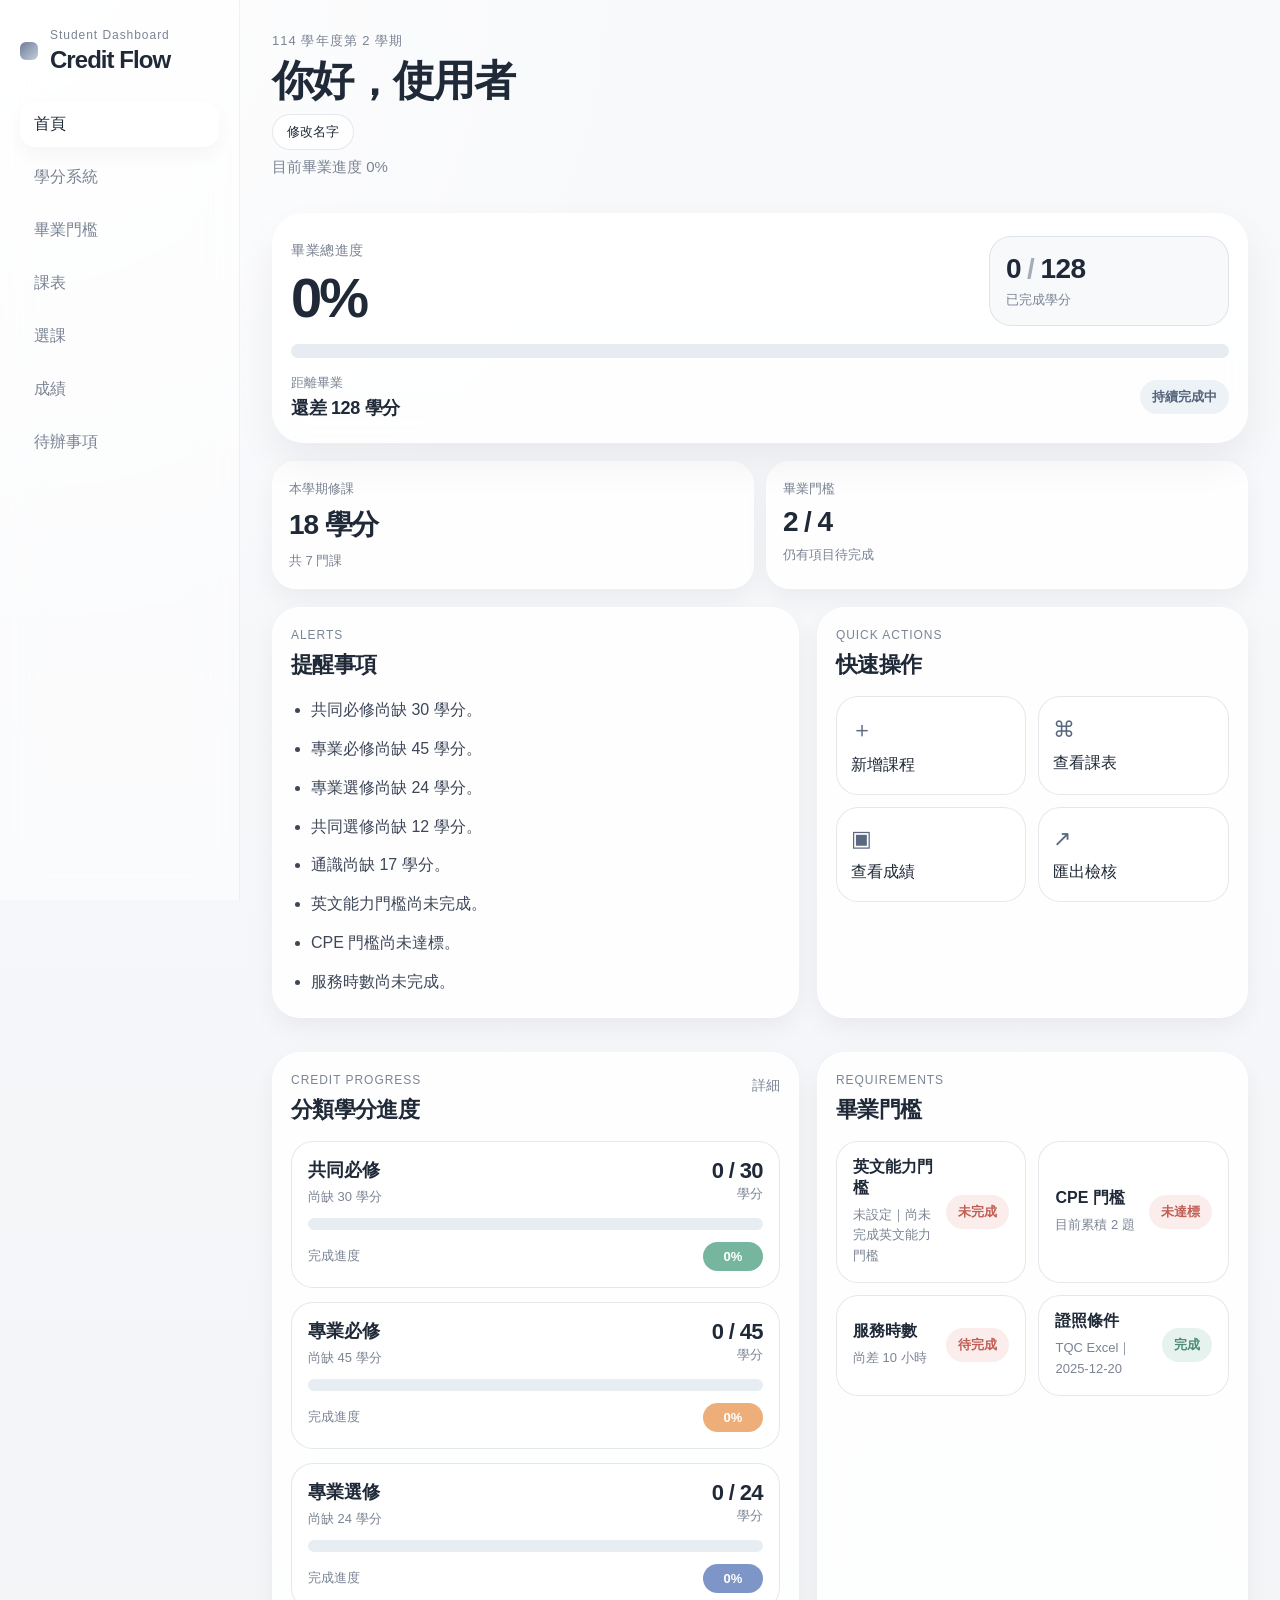
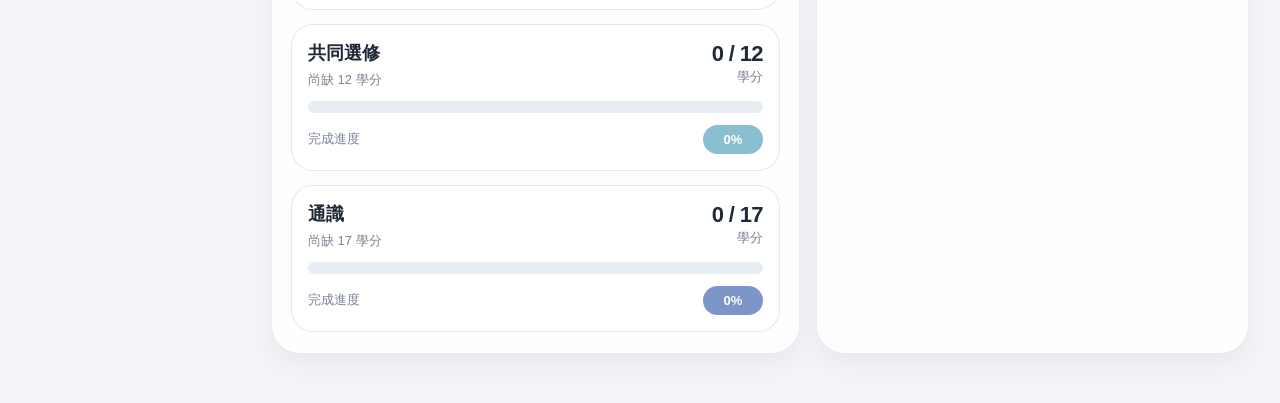
<file: index.html>
<!DOCTYPE html>
<html lang="zh-Hant">
<head>
  <meta charset="UTF-8" />
  <meta name="viewport" content="width=device-width, initial-scale=1.0" />
  <title>學分儀表板 v3</title>
  <link rel="stylesheet" href="style.css" />
</head>
<body>
  <div class="app-layout">
    <!-- Desktop Sidebar -->
    <aside class="sidebar">
      <div class="sidebar-brand">
        <div class="sidebar-brand__dot"></div>
        <div>
          <p class="sidebar-brand__sub">Student Dashboard</p>
          <h2>Credit Flow</h2>
        </div>
      </div>

     <nav class="sidebar-nav">
        <a href="index.html" class="active">首頁</a>
        <a href="credits.html">學分系統</a>
        <a href="requirement.html">畢業門檻</a>
        <a href="schedule.html">課表</a>
        <a href="course-selection.html">選課</a>
        <a href="grades.html">成績</a>
        <a href="todo.html">待辦事項</a>
</nav>
    </aside>

    <!-- Main -->
    <main class="main">
      <header class="mobile-header">
        <div>
          <p class="term-text">114 學年度第 2 學期</p>
          <h1 id="userNameDisplay">你好，使用者</h1>

<div class="name-edit">
  <button id="editNameBtn" class="edit-btn">修改名字</button>

  <div id="nameEditBox" class="name-edit-box hidden">
    <input id="nameInput" placeholder="輸入你的名字" />
    <button id="saveNameBtn">儲存</button>
  </div>
</div>
          <p class="sub-text">目前畢業進度 <span id="overallPercentText">67%</span></p>
        </div>
        
      </header>

      <!-- Hero -->
      <section class="hero-card">
        <div class="hero-top">
          <div>
            <p class="hero-label">畢業總進度</p>
            <div class="hero-percent" id="overallPercent">67%</div>
          </div>

          <div class="hero-credit-box">
            <div class="hero-credit-number">
              <span id="earnedCredits">86</span>
              <span class="slash">/</span>
              <span id="totalCredits">128</span>
            </div>
            <p>已完成學分</p>
          </div>
        </div>

        <div class="hero-progress">
          <div class="hero-progress__fill" id="overallProgressBar"></div>
        </div>

        <div class="hero-bottom">
          <div class="hero-bottom__left">
            <span class="muted">距離畢業</span>
            <strong>還差 <span id="remainingCredits">42</span> 學分</strong>
          </div>
          <span class="soft-pill">持續完成中</span>
        </div>
      </section>

      <!-- Quick summary -->
      <section class="summary-grid">
        <article class="summary-card">
          <p>本學期修課</p>
          <h3>18 學分</h3>
          <span>共 7 門課</span>
        </article>

        <article class="summary-card">
          <p>畢業門檻</p>
          <h3>2 / 4</h3>
          <span>仍有項目待完成</span>
        </article>
      </section>

      <!-- Credits -->
      <section class="section-block">
        <div class="section-head">
          <div>
            <p class="section-tag">Credit Progress</p>
            <h2>分類學分進度</h2>
          </div>
          <a href="#">詳細</a>
        </div>

        <div class="credit-list" id="creditList"></div>
      </section>

      <!-- Requirements -->
      <section class="section-block">
        <div class="section-head">
          <div>
            <p class="section-tag">Requirements</p>
            <h2>畢業門檻</h2>
          </div>
        </div>

        <div class="requirement-grid" id="requirementGrid"></div>
      </section>

      <!-- Alerts -->
      <section class="section-block">
        <div class="section-head">
          <div>
            <p class="section-tag">Alerts</p>
            <h2>提醒事項</h2>
          </div>
        </div>

        

        <ul class="alert-list" id="alertList"></ul>
      </section>

      <!-- Actions -->
      <section class="section-block">
        <div class="section-head">
          <div>
            <p class="section-tag">Quick Actions</p>
            <h2>快速操作</h2>
          </div>
        </div>

        <div class="action-grid">
          <button class="action-card">
            <span class="action-icon">＋</span>
            <span>新增課程</span>
          </button>
          <button class="action-card">
            <span class="action-icon">⌘</span>
            <span>查看課表</span>
          </button>
          <button class="action-card">
            <span class="action-icon">▣</span>
            <span>查看成績</span>
          </button>
          <button class="action-card">
            <span class="action-icon">↗</span>
            <span>匯出檢核</span>
          </button>
        </div>
      </section>

      
      <!-- Desktop split extra -->
 
      <!-- Mobile nav -->

      <!-- Mobile menu -->
      <button type="button" class="fab-menu-btn" id="fabMenuBtn" aria-label="開啟選單" aria-expanded="false">
        <span></span>
        <span></span>
        <span></span>
      </button>

      <div class="menu-backdrop" id="menuBackdrop"></div>

      <nav class="iphone-menu" id="iphoneMenu">
        <a href="index.html">首頁</a>
        <a href="credits.html">學分系統</a>
        <a href="requirement.html">畢業門檻</a>
        <a href="schedule.html">課表</a>
        <a href="course-selection.html">選課</a>
        <a href="grades.html">成績</a>
        <a href="todo.html">待辦事項</a>
      </nav>
    </main>
  </div>

  <script src="app.js"></script>
</body>
</html>
</file>
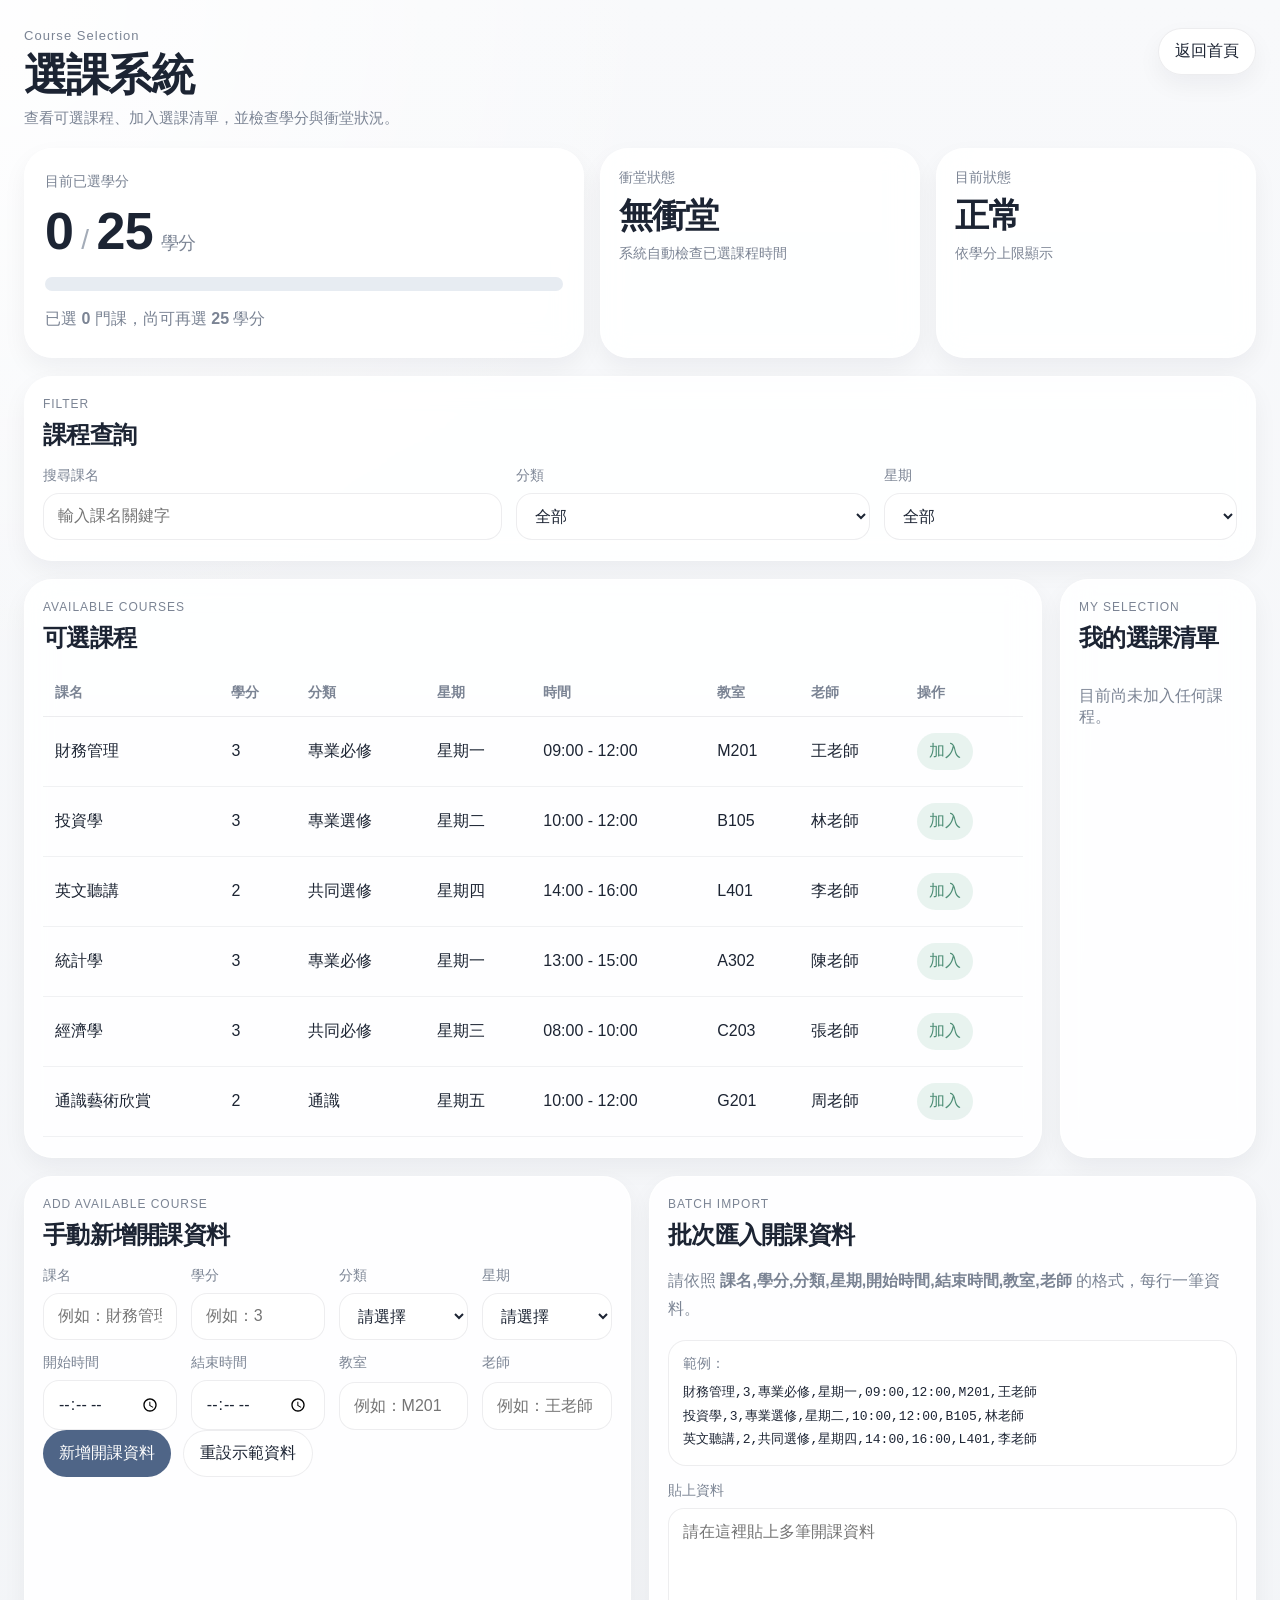
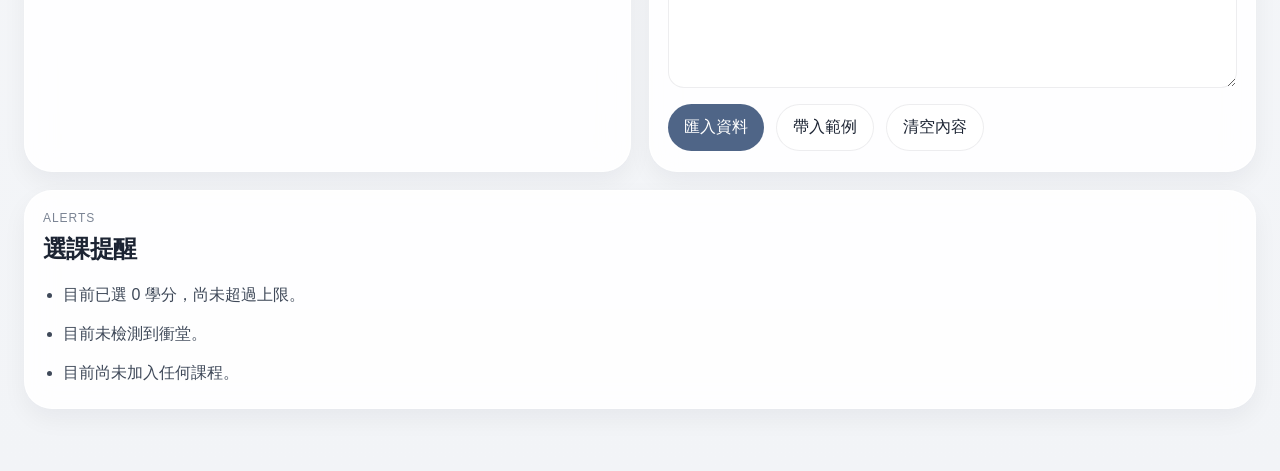
<file: course-selection.html>
<!DOCTYPE html>
<html lang="zh-Hant">
<head>
  <meta charset="UTF-8" />
  <meta name="viewport" content="width=device-width, initial-scale=1.0" />
  <title>選課</title>
  <link rel="stylesheet" href="course-selection.css" />
</head>
<body>
  <div class="page">
    <header class="topbar">
      <div>
        <p class="eyebrow">Course Selection</p>
        <h1>選課系統</h1>
        <p class="subtitle">查看可選課程、加入選課清單，並檢查學分與衝堂狀況。</p>
      </div>
      <a class="back-btn" href="index.html">返回首頁</a>
    </header>

    <section class="overview-grid">
      <article class="card overview-card overview-card--main">
        <p class="card-label">目前已選學分</p>
        <div class="big-number-row">
          <span id="selectedCredits">0</span>
          <span class="slash">/</span>
          <span id="maxCredits">25</span>
          <span class="unit">學分</span>
        </div>
        <div class="progress">
          <div class="progress__fill progress__fill--dark" id="creditProgressBar"></div>
        </div>
        <p class="hint">已選 <strong id="selectedCount">0</strong> 門課，尚可再選 <strong id="remainingCredits">25</strong> 學分</p>
      </article>

      <article class="card overview-card">
        <p class="card-label">衝堂狀態</p>
        <h2 id="conflictStatus">無衝堂</h2>
        <p class="small-text">系統自動檢查已選課程時間</p>
      </article>

      <article class="card overview-card">
        <p class="card-label">目前狀態</p>
        <h2 id="creditStatus">正常</h2>
        <p class="small-text">依學分上限顯示</p>
      </article>
    </section>

    <section class="card section-card">
      <div class="section-head">
        <div>
          <p class="section-tag">Filter</p>
          <h2>課程查詢</h2>
        </div>
      </div>

      <div class="filters">
        <label class="field">
          <span>搜尋課名</span>
          <input type="text" id="searchInput" placeholder="輸入課名關鍵字" />
        </label>

        <label class="field">
          <span>分類</span>
          <select id="categoryFilter">
            <option value="全部">全部</option>
            <option value="共同必修">共同必修</option>
            <option value="專業必修">專業必修</option>
            <option value="專業選修">專業選修</option>
            <option value="共同選修">共同選修</option>
            <option value="通識">通識</option>
          </select>
        </label>

        <label class="field">
          <span>星期</span>
          <select id="dayFilter">
            <option value="全部">全部</option>
            <option value="星期一">星期一</option>
            <option value="星期二">星期二</option>
            <option value="星期三">星期三</option>
            <option value="星期四">星期四</option>
            <option value="星期五">星期五</option>
          </select>
        </label>
      </div>
    </section>

    <section class="content-grid">
      <section class="card section-card">
        <div class="section-head">
          <div>
            <p class="section-tag">Available Courses</p>
            <h2>可選課程</h2>
          </div>
        </div>

        <div class="table-wrap">
          <table>
            <thead>
              <tr>
                <th>課名</th>
                <th>學分</th>
                <th>分類</th>
                <th>星期</th>
                <th>時間</th>
                <th>教室</th>
                <th>老師</th>
                <th>操作</th>
              </tr>
            </thead>
            <tbody id="availableTableBody"></tbody>
          </table>
        </div>

        <p class="empty-text" id="availableEmpty">目前沒有符合條件的課程。</p>
      </section>

      <section class="card section-card">
        <div class="section-head">
          <div>
            <p class="section-tag">My Selection</p>
            <h2>我的選課清單</h2>
          </div>
        </div>

        <div class="selected-list" id="selectedList"></div>
        <p class="empty-text" id="selectedEmpty">目前尚未加入任何課程。</p>
      </section>
    </section>

    <section class="content-grid">
      <section class="card section-card">
        <div class="section-head">
          <div>
            <p class="section-tag">Add Available Course</p>
            <h2>手動新增開課資料</h2>
          </div>
        </div>

        <form id="addCourseForm" class="course-form">
          <div class="form-grid">
            <label class="field">
              <span>課名</span>
              <input type="text" id="courseNameInput" placeholder="例如：財務管理" required />
            </label>

            <label class="field">
              <span>學分</span>
              <input type="number" id="creditsInput" min="1" step="1" placeholder="例如：3" required />
            </label>

            <label class="field">
              <span>分類</span>
              <select id="categoryInput" required>
                <option value="">請選擇</option>
                <option value="共同必修">共同必修</option>
                <option value="專業必修">專業必修</option>
                <option value="專業選修">專業選修</option>
                <option value="共同選修">共同選修</option>
                <option value="通識">通識</option>
              </select>
            </label>

            <label class="field">
              <span>星期</span>
              <select id="dayInput" required>
                <option value="">請選擇</option>
                <option value="星期一">星期一</option>
                <option value="星期二">星期二</option>
                <option value="星期三">星期三</option>
                <option value="星期四">星期四</option>
                <option value="星期五">星期五</option>
              </select>
            </label>

            <label class="field">
              <span>開始時間</span>
              <input type="time" id="startTimeInput" required />
            </label>

            <label class="field">
              <span>結束時間</span>
              <input type="time" id="endTimeInput" required />
            </label>

            <label class="field">
              <span>教室</span>
              <input type="text" id="roomInput" placeholder="例如：M201" required />
            </label>

            <label class="field">
              <span>老師</span>
              <input type="text" id="teacherInput" placeholder="例如：王老師" required />
            </label>
          </div>

          <div class="form-actions">
            <button type="submit" class="primary-btn">新增開課資料</button>
            <button type="button" class="ghost-btn" id="resetAvailableBtn">重設示範資料</button>
          </div>
        </form>
      </section>

      <section class="card section-card">
        <div class="section-head">
          <div>
            <p class="section-tag">Batch Import</p>
            <h2>批次匯入開課資料</h2>
          </div>
        </div>

        <div class="import-box">
          <p class="import-hint">
            請依照
            <strong>課名,學分,分類,星期,開始時間,結束時間,教室,老師</strong>
            的格式，每行一筆資料。
          </p>

          <div class="import-example">
            <p>範例：</p>
            <pre>財務管理,3,專業必修,星期一,09:00,12:00,M201,王老師
投資學,3,專業選修,星期二,10:00,12:00,B105,林老師
英文聽講,2,共同選修,星期四,14:00,16:00,L401,李老師</pre>
          </div>

          <label class="field">
            <span>貼上資料</span>
            <textarea id="batchImportInput" rows="8" placeholder="請在這裡貼上多筆開課資料"></textarea>
          </label>

          <div class="form-actions">
            <button type="button" class="primary-btn" id="importBtn">匯入資料</button>
            <button type="button" class="ghost-btn" id="fillExampleBtn">帶入範例</button>
            <button type="button" class="ghost-btn" id="clearImportBtn">清空內容</button>
          </div>
        </div>
      </section>
    </section>

    <section class="card section-card">
      <div class="section-head">
        <div>
          <p class="section-tag">Alerts</p>
          <h2>選課提醒</h2>
        </div>
      </div>

      <ul class="alert-list" id="alertList"></ul>
    </section>
  </div>

  <script src="course-selection.js"></script>
</body>
</html>
</file>
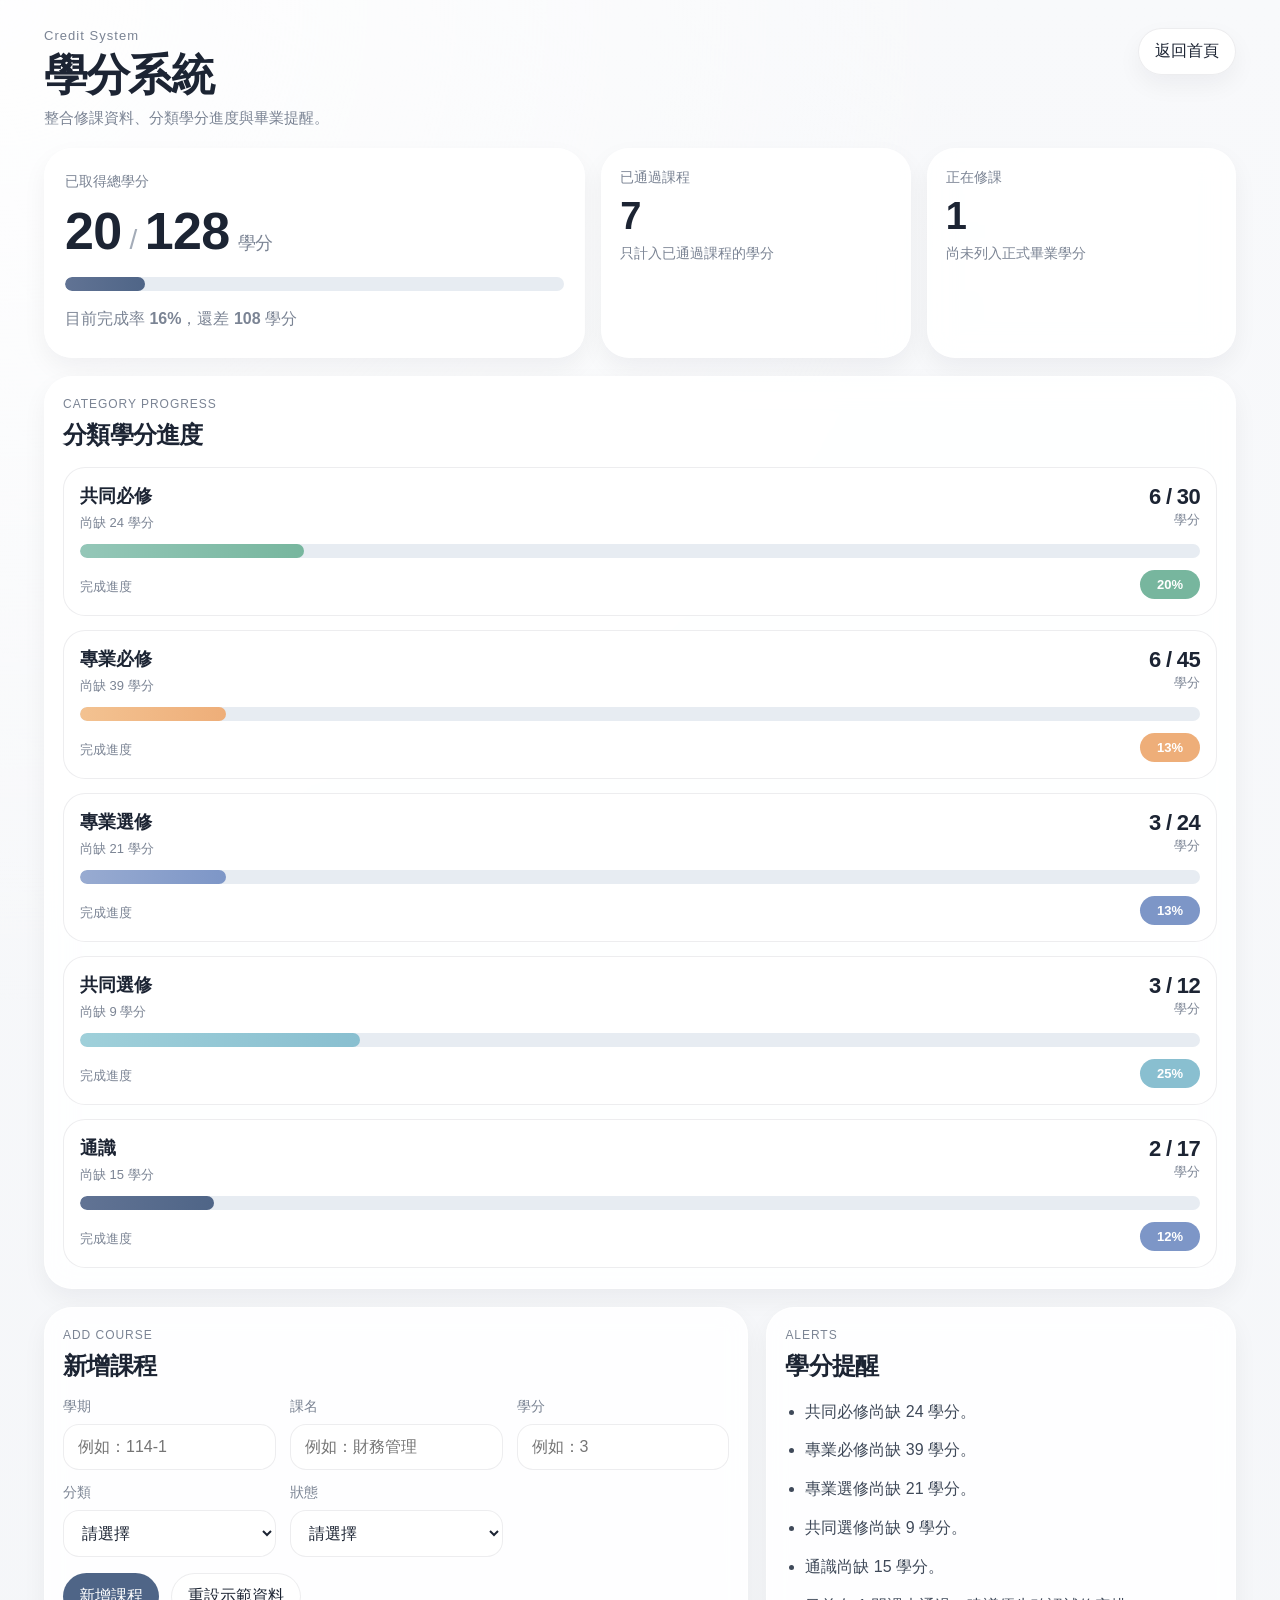
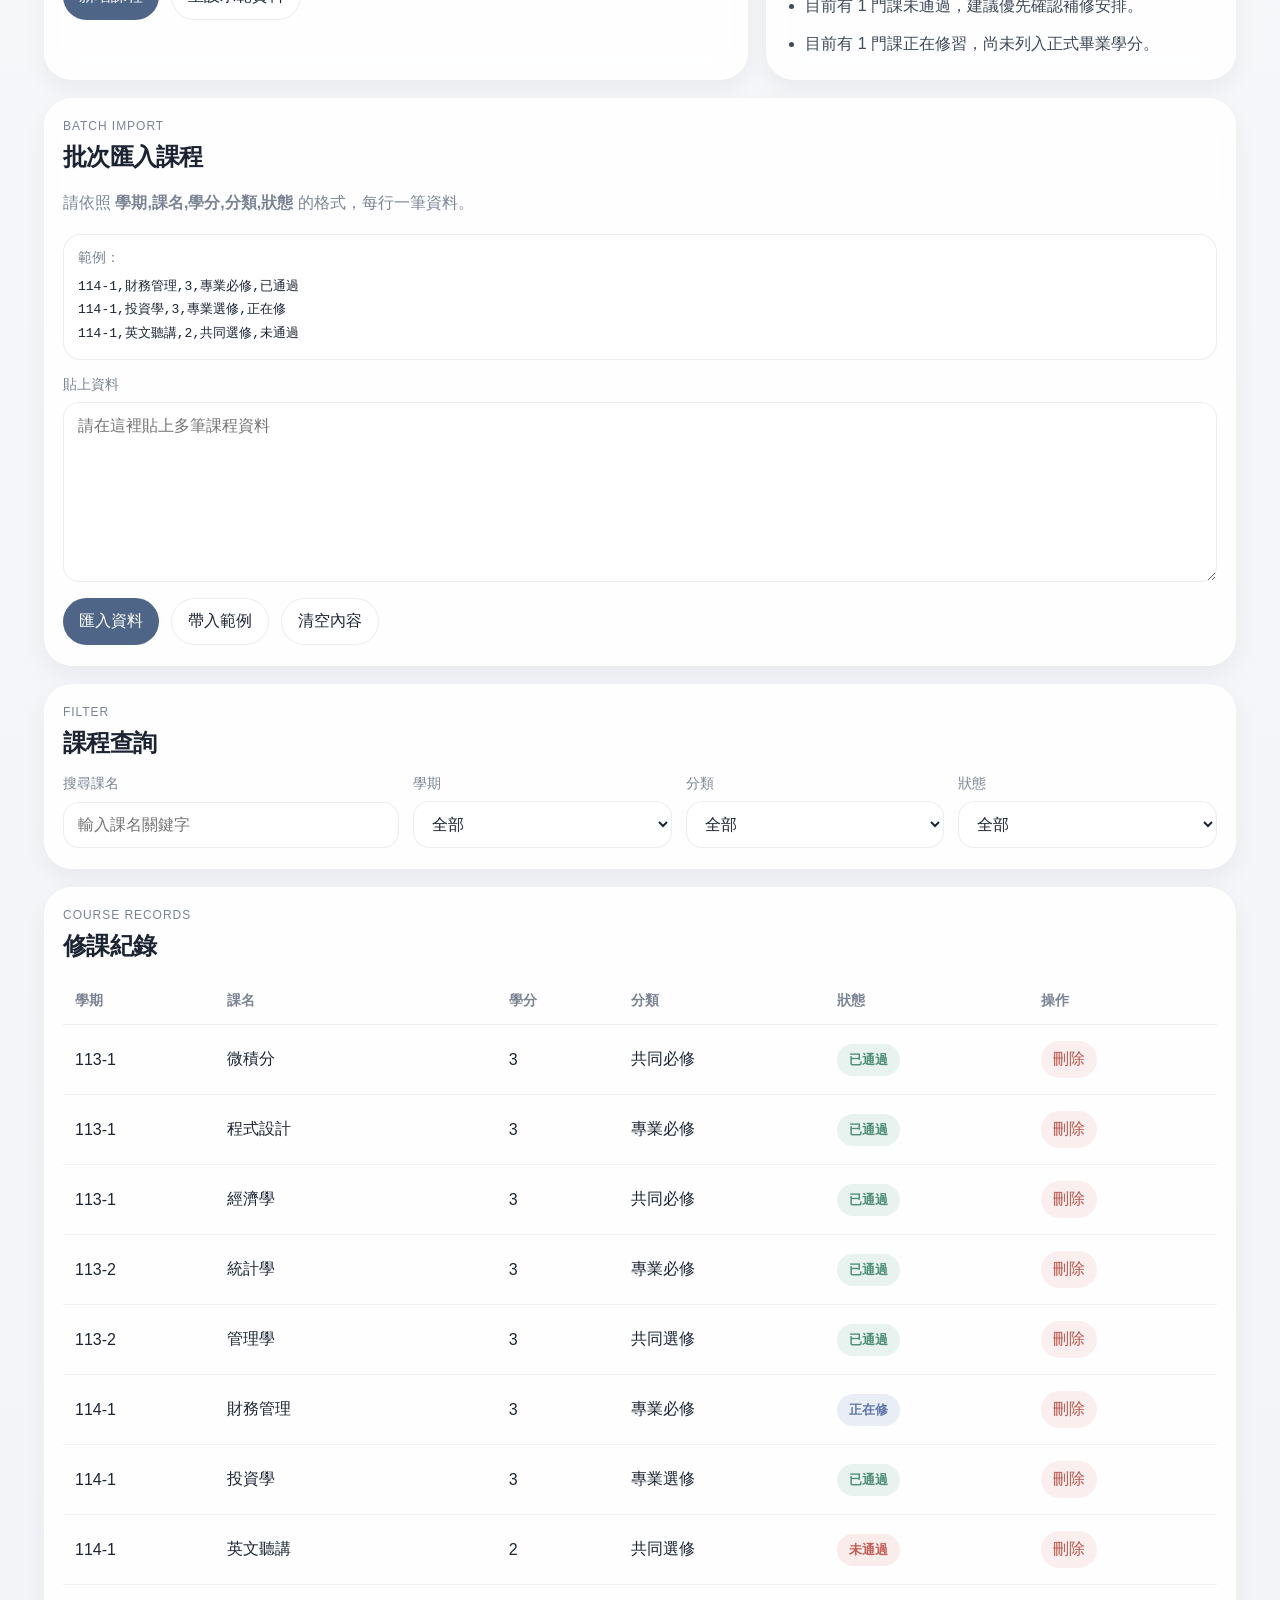
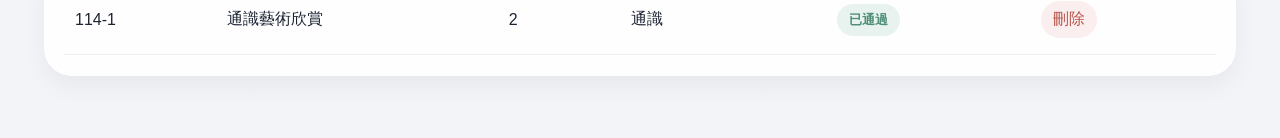
<file: credits.html>
<!DOCTYPE html>
<html lang="zh-Hant">
<head>
  <meta charset="UTF-8" />
  <meta name="viewport" content="width=device-width, initial-scale=1.0" />
  <title>學分系統</title>
  <link rel="stylesheet" href="credits.css" />
</head>
<body>
  <div class="page">
    <header class="topbar">
      <div>
        <p class="eyebrow">Credit System</p>
        <h1>學分系統</h1>
        <p class="subtitle">整合修課資料、分類學分進度與畢業提醒。</p>
      </div>
      <a class="back-btn" href="index.html">返回首頁</a>
    </header>

    <!-- 總覽 -->
    <section class="overview-grid">
      <article class="card overview-card overview-card--main">
        <p class="card-label">已取得總學分</p>
        <div class="big-number-row">
          <span id="earnedCredits">0</span>
          <span class="slash">/</span>
          <span id="requiredCredits">128</span>
          <span class="unit">學分</span>
        </div>
        <div class="progress">
          <div class="progress__fill progress__fill--dark" id="overallProgressBar"></div>
        </div>
        <p class="hint">目前完成率 <strong id="overallPercent">0%</strong>，還差 <strong id="remainingCredits">128</strong> 學分</p>
      </article>

      <article class="card overview-card">
        <p class="card-label">已通過課程</p>
        <h2 id="passedCourseCount">0</h2>
        <p class="small-text">只計入已通過課程的學分</p>
      </article>

      <article class="card overview-card">
        <p class="card-label">正在修課</p>
        <h2 id="ongoingCourseCount">0</h2>
        <p class="small-text">尚未列入正式畢業學分</p>
      </article>
    </section>

    <!-- 分類進度 -->
    <section class="card section-card">
      <div class="section-head">
        <div>
          <p class="section-tag">Category Progress</p>
          <h2>分類學分進度</h2>
        </div>
      </div>
      <div class="category-list" id="categoryList"></div>
    </section>

    <!-- 中間兩欄 -->
    <section class="content-grid">
      <!-- 左側：新增課程 -->
      <section class="card section-card">
        <div class="section-head">
          <div>
            <p class="section-tag">Add Course</p>
            <h2>新增課程</h2>
          </div>
        </div>

        <form id="courseForm" class="course-form">
          <div class="form-grid">
            <label class="field">
              <span>學期</span>
              <input type="text" id="semester" placeholder="例如：114-1" required />
            </label>

            <label class="field">
              <span>課名</span>
              <input type="text" id="courseName" placeholder="例如：財務管理" required />
            </label>

            <label class="field">
              <span>學分</span>
              <input type="number" id="credits" min="0" step="1" placeholder="例如：3" required />
            </label>

            <label class="field">
              <span>分類</span>
              <select id="category" required>
                <option value="">請選擇</option>
                <option value="共同必修">共同必修</option>
                <option value="專業必修">專業必修</option>
                <option value="專業選修">專業選修</option>
                <option value="共同選修">共同選修</option>
                <option value="通識">通識</option>
              </select>
            </label>

            <label class="field">
              <span>狀態</span>
              <select id="status" required>
                <option value="">請選擇</option>
                <option value="已通過">已通過</option>
                <option value="正在修">正在修</option>
                <option value="未通過">未通過</option>
              </select>
            </label>
          </div>

          <div class="form-actions">
            <button type="submit" class="primary-btn">新增課程</button>
            <button type="button" class="ghost-btn" id="resetDemoBtn">重設示範資料</button>
          </div>
        </form>
      </section>

      

      <!-- 右側：提醒 -->
      <section class="card section-card">
        <div class="section-head">
          <div>
            <p class="section-tag">Alerts</p>
            <h2>學分提醒</h2>
          </div>
        </div>

        <ul class="alert-list" id="alertList"></ul>
      </section>
    </section>

    <section class="card section-card">
  <div class="section-head">
    <div>
      <p class="section-tag">Batch Import</p>
      <h2>批次匯入課程</h2>
    </div>
  </div>

  <div class="import-box">
    <p class="import-hint">
      請依照
      <strong>學期,課名,學分,分類,狀態</strong>
      的格式，每行一筆資料。
    </p>

    <div class="import-example">
      <p>範例：</p>
      <pre>114-1,財務管理,3,專業必修,已通過
114-1,投資學,3,專業選修,正在修
114-1,英文聽講,2,共同選修,未通過</pre>
    </div>

    <label class="field">
      <span>貼上資料</span>
      <textarea
        id="batchImportInput"
        rows="8"
        placeholder="請在這裡貼上多筆課程資料"
      ></textarea>
    </label>

    <div class="form-actions">
      <button type="button" class="primary-btn" id="importBtn">匯入資料</button>
      <button type="button" class="ghost-btn" id="fillExampleBtn">帶入範例</button>
      <button type="button" class="ghost-btn" id="clearImportBtn">清空內容</button>
    </div>
  </div>
</section>

    <!-- 查詢篩選 -->
    <section class="card section-card">
      <div class="section-head">
        <div>
          <p class="section-tag">Filter</p>
          <h2>課程查詢</h2>
        </div>
      </div>

      <div class="filters">
        <label class="field">
          <span>搜尋課名</span>
          <input type="text" id="searchInput" placeholder="輸入課名關鍵字" />
        </label>

        <label class="field">
          <span>學期</span>
          <select id="semesterFilter">
            <option value="全部">全部</option>
          </select>
        </label>

        <label class="field">
          <span>分類</span>
          <select id="categoryFilter">
            <option value="全部">全部</option>
            <option value="共同必修">共同必修</option>
            <option value="專業必修">專業必修</option>
            <option value="專業選修">專業選修</option>
            <option value="共同選修">共同選修</option>
            <option value="通識">通識</option>
          </select>
        </label>

        <label class="field">
          <span>狀態</span>
          <select id="statusFilter">
            <option value="全部">全部</option>
            <option value="已通過">已通過</option>
            <option value="正在修">正在修</option>
            <option value="未通過">未通過</option>
          </select>
        </label>
      </div>
    </section>

    <!-- 課程表格 -->
    <section class="card section-card">
      <div class="section-head">
        <div>
          <p class="section-tag">Course Records</p>
          <h2>修課紀錄</h2>
        </div>
      </div>

      <div class="table-wrap">
        <table>
          <thead>
            <tr>
              <th>學期</th>
              <th>課名</th>
              <th>學分</th>
              <th>分類</th>
              <th>狀態</th>
              <th>操作</th>
            </tr>
          </thead>
          <tbody id="courseTableBody"></tbody>
        </table>
      </div>

      <p class="empty-text" id="emptyText">目前沒有符合條件的課程資料。</p>
    </section>
  </div>

  <script src="credits.js"></script>
</body>
</html>
</file>
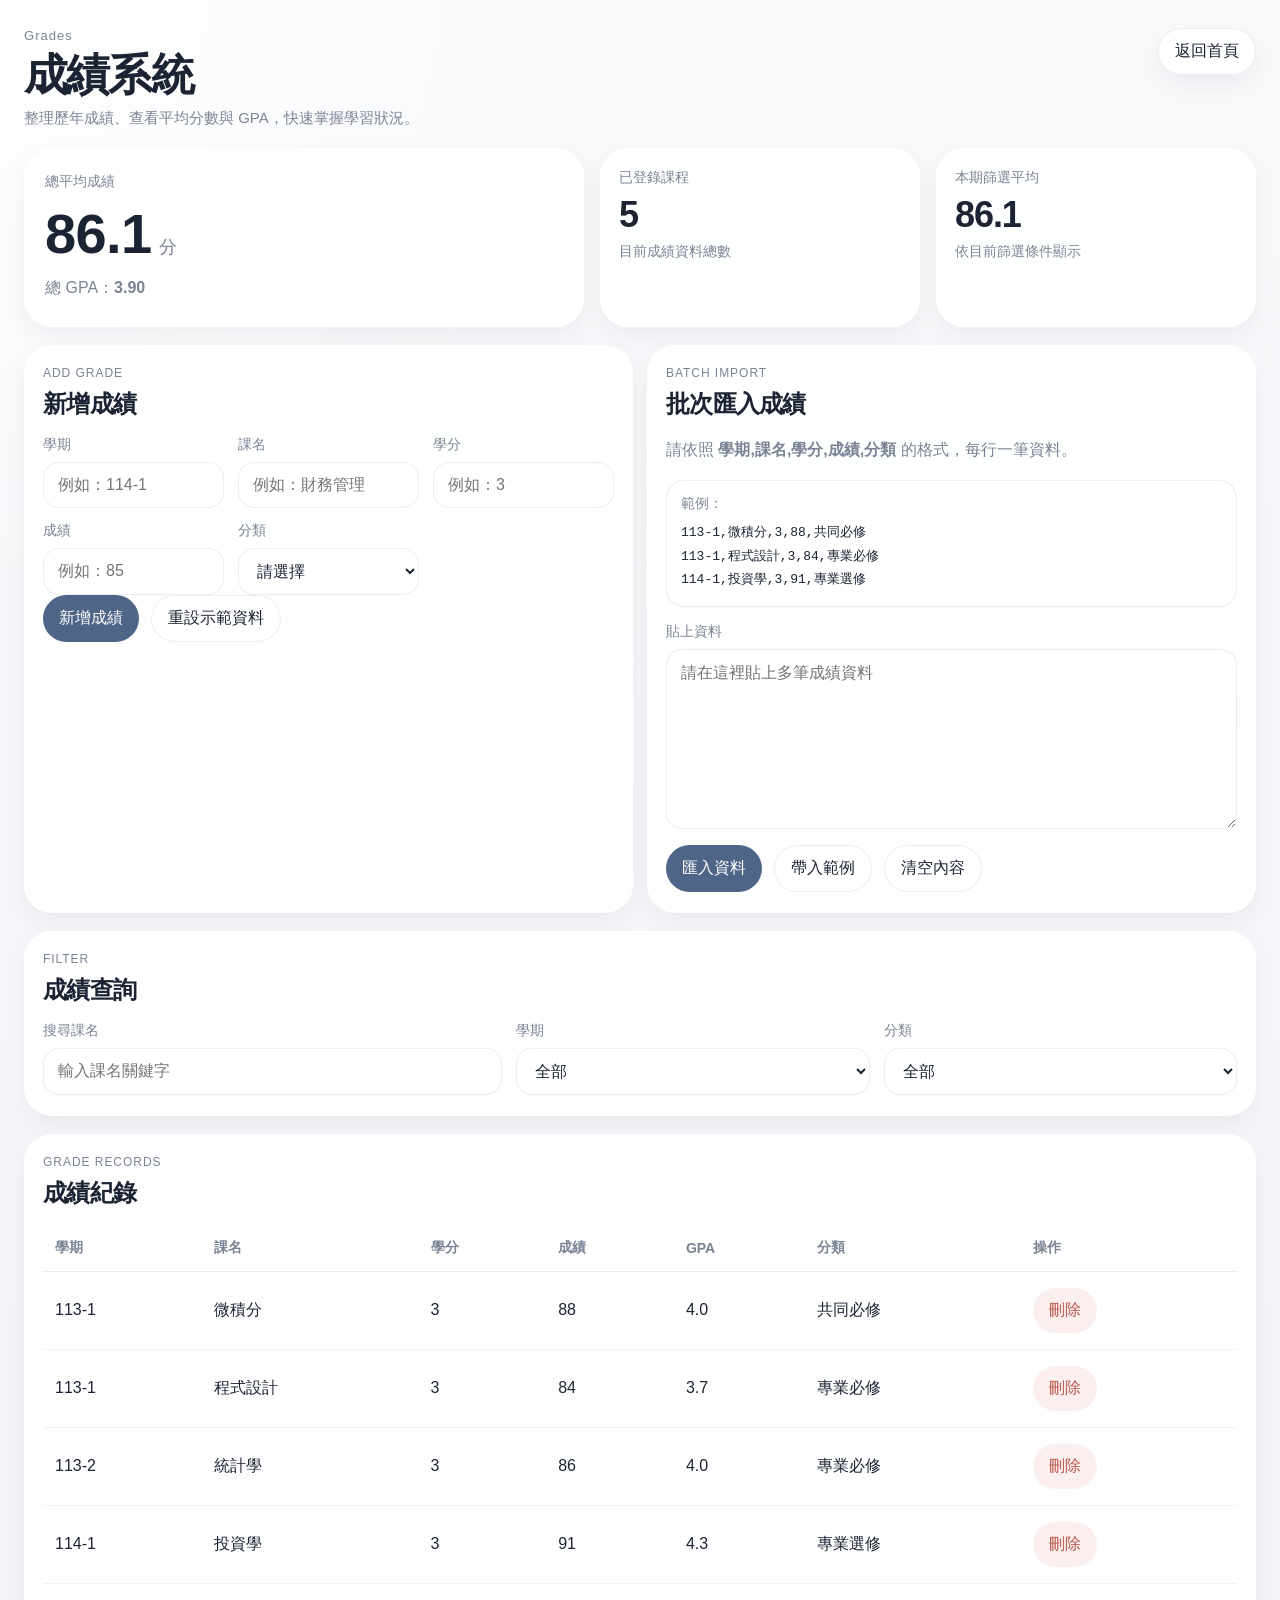
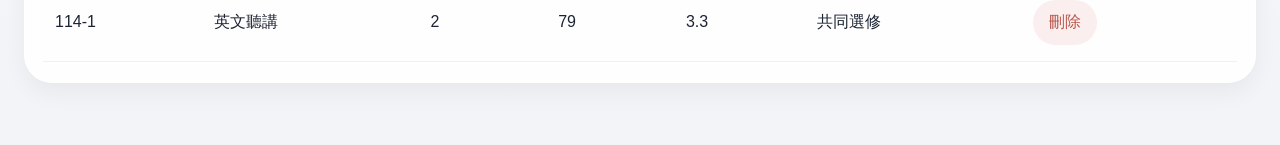
<file: grades.html>
<!DOCTYPE html>
<html lang="zh-Hant">
<head>
  <meta charset="UTF-8" />
  <meta name="viewport" content="width=device-width, initial-scale=1.0" />
  <title>成績</title>
  <link rel="stylesheet" href="grades.css" />
</head>
<body>
  <div class="page">
    <header class="topbar">
      <div>
        <p class="eyebrow">Grades</p>
        <h1>成績系統</h1>
        <p class="subtitle">整理歷年成績、查看平均分數與 GPA，快速掌握學習狀況。</p>
      </div>
      <a class="back-btn" href="index.html">返回首頁</a>
    </header>

    <section class="overview-grid">
      <article class="card overview-card overview-card--main">
        <p class="card-label">總平均成績</p>
        <div class="big-number-row">
          <span id="overallAverage">0.0</span>
          <span class="unit">分</span>
        </div>
        <p class="hint">總 GPA：<strong id="overallGPA">0.00</strong></p>
      </article>

      <article class="card overview-card">
        <p class="card-label">已登錄課程</p>
        <h2 id="courseCount">0</h2>
        <p class="small-text">目前成績資料總數</p>
      </article>

      <article class="card overview-card">
        <p class="card-label">本期篩選平均</p>
        <h2 id="filteredAverage">0.0</h2>
        <p class="small-text">依目前篩選條件顯示</p>
      </article>
    </section>

    <section class="content-grid">
      <section class="card section-card">
        <div class="section-head">
          <div>
            <p class="section-tag">Add Grade</p>
            <h2>新增成績</h2>
          </div>
        </div>

        <form id="gradeForm" class="grade-form">
          <div class="form-grid">
            <label class="field">
              <span>學期</span>
              <input type="text" id="semesterInput" placeholder="例如：114-1" required />
            </label>

            <label class="field">
              <span>課名</span>
              <input type="text" id="courseNameInput" placeholder="例如：財務管理" required />
            </label>

            <label class="field">
              <span>學分</span>
              <input type="number" id="creditsInput" min="1" step="1" placeholder="例如：3" required />
            </label>

            <label class="field">
              <span>成績</span>
              <input type="number" id="scoreInput" min="0" max="100" step="1" placeholder="例如：85" required />
            </label>

            <label class="field">
              <span>分類</span>
              <select id="categoryInput" required>
                <option value="">請選擇</option>
                <option value="共同必修">共同必修</option>
                <option value="專業必修">專業必修</option>
                <option value="專業選修">專業選修</option>
                <option value="共同選修">共同選修</option>
                <option value="通識">通識</option>
              </select>
            </label>
          </div>

          <div class="form-actions">
            <button type="submit" class="primary-btn">新增成績</button>
            <button type="button" class="ghost-btn" id="resetDemoBtn">重設示範資料</button>
          </div>
        </form>
      </section>

      <section class="card section-card">
        <div class="section-head">
          <div>
            <p class="section-tag">Batch Import</p>
            <h2>批次匯入成績</h2>
          </div>
        </div>

        <div class="import-box">
          <p class="import-hint">
            請依照
            <strong>學期,課名,學分,成績,分類</strong>
            的格式，每行一筆資料。
          </p>

          <div class="import-example">
            <p>範例：</p>
            <pre>113-1,微積分,3,88,共同必修
113-1,程式設計,3,84,專業必修
114-1,投資學,3,91,專業選修</pre>
          </div>

          <label class="field">
            <span>貼上資料</span>
            <textarea id="batchImportInput" rows="8" placeholder="請在這裡貼上多筆成績資料"></textarea>
          </label>

          <div class="form-actions">
            <button type="button" class="primary-btn" id="importBtn">匯入資料</button>
            <button type="button" class="ghost-btn" id="fillExampleBtn">帶入範例</button>
            <button type="button" class="ghost-btn" id="clearImportBtn">清空內容</button>
          </div>
        </div>
      </section>
    </section>

    <section class="card section-card">
      <div class="section-head">
        <div>
          <p class="section-tag">Filter</p>
          <h2>成績查詢</h2>
        </div>
      </div>

      <div class="filters">
        <label class="field">
          <span>搜尋課名</span>
          <input type="text" id="searchInput" placeholder="輸入課名關鍵字" />
        </label>

        <label class="field">
          <span>學期</span>
          <select id="semesterFilter">
            <option value="全部">全部</option>
          </select>
        </label>

        <label class="field">
          <span>分類</span>
          <select id="categoryFilter">
            <option value="全部">全部</option>
            <option value="共同必修">共同必修</option>
            <option value="專業必修">專業必修</option>
            <option value="專業選修">專業選修</option>
            <option value="共同選修">共同選修</option>
            <option value="通識">通識</option>
          </select>
        </label>
      </div>
    </section>

    <section class="card section-card">
      <div class="section-head">
        <div>
          <p class="section-tag">Grade Records</p>
          <h2>成績紀錄</h2>
        </div>
      </div>

      <div class="table-wrap">
        <table>
          <thead>
            <tr>
              <th>學期</th>
              <th>課名</th>
              <th>學分</th>
              <th>成績</th>
              <th>GPA</th>
              <th>分類</th>
              <th>操作</th>
            </tr>
          </thead>
          <tbody id="gradeTableBody"></tbody>
        </table>
      </div>

      <p class="empty-text" id="emptyText">目前沒有符合條件的成績資料。</p>
    </section>
  </div>

  <script src="grades.js"></script>
</body>
</html>
</file>
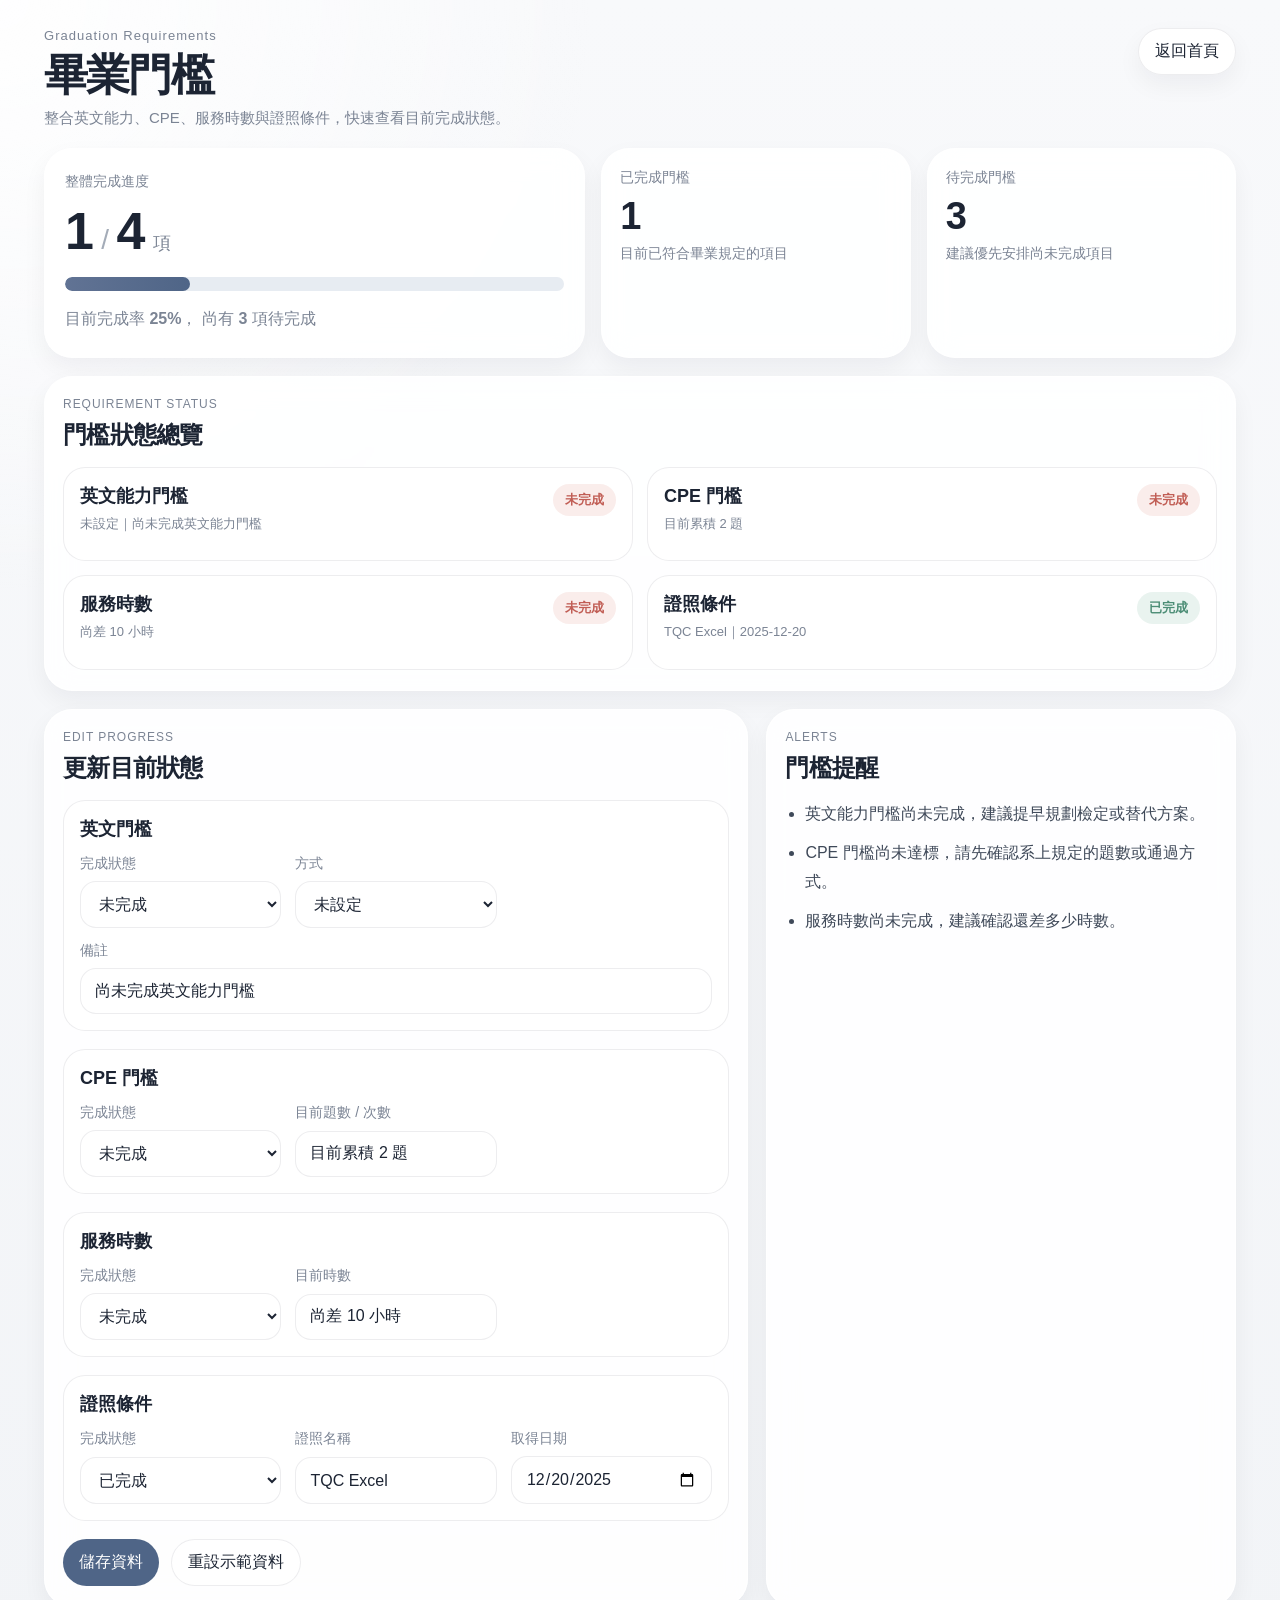
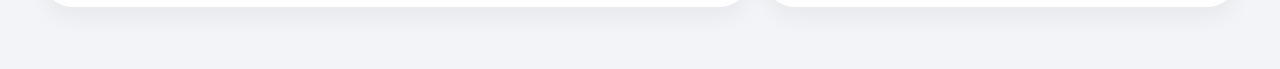
<file: requirement.html>
<!DOCTYPE html>
<html lang="zh-Hant">
<head>
  <meta charset="UTF-8" />
  <meta name="viewport" content="width=device-width, initial-scale=1.0" />
  <title>畢業門檻</title>
  <link rel="stylesheet" href="requirement.css" />
</head>
<body>
  <div class="page">
    <header class="topbar">
      <div>
        <p class="eyebrow">Graduation Requirements</p>
        <h1>畢業門檻</h1>
        <p class="subtitle">整合英文能力、CPE、服務時數與證照條件，快速查看目前完成狀態。</p>
      </div>
      <a class="back-btn" href="index.html">返回首頁</a>
    </header>

    <!-- 總覽 -->
    <section class="overview-grid">
      <article class="card overview-card overview-card--main">
        <p class="card-label">整體完成進度</p>
        <div class="big-number-row">
          <span id="doneCount">0</span>
          <span class="slash">/</span>
          <span id="totalCount">4</span>
          <span class="unit">項</span>
        </div>

        <div class="progress">
          <div class="progress__fill progress__fill--dark" id="overallProgressBar"></div>
        </div>

        <p class="hint">
          目前完成率 <strong id="overallPercent">0%</strong>，
          尚有 <strong id="remainingCount">4</strong> 項待完成
        </p>
      </article>

      <article class="card overview-card">
        <p class="card-label">已完成門檻</p>
        <h2 id="doneCountSmall">0</h2>
        <p class="small-text">目前已符合畢業規定的項目</p>
      </article>

      <article class="card overview-card">
        <p class="card-label">待完成門檻</p>
        <h2 id="pendingCountSmall">4</h2>
        <p class="small-text">建議優先安排尚未完成項目</p>
      </article>
    </section>

    <!-- 門檻狀態 -->
    <section class="card section-card">
      <div class="section-head">
        <div>
          <p class="section-tag">Requirement Status</p>
          <h2>門檻狀態總覽</h2>
        </div>
      </div>

      <div class="status-grid" id="statusGrid"></div>
    </section>

    <!-- 編輯區 -->
    <section class="content-grid">
      <section class="card section-card">
        <div class="section-head">
          <div>
            <p class="section-tag">Edit Progress</p>
            <h2>更新目前狀態</h2>
          </div>
        </div>

        <form id="requirementForm" class="requirement-form">
          <div class="form-block">
            <h3>英文門檻</h3>
            <div class="form-grid">
              <label class="field">
                <span>完成狀態</span>
                <select id="englishDone">
                  <option value="false">未完成</option>
                  <option value="true">已完成</option>
                </select>
              </label>

              <label class="field">
                <span>方式</span>
                <select id="englishMethod">
                  <option value="未設定">未設定</option>
                  <option value="TOEIC">TOEIC</option>
                  <option value="GEPT">GEPT</option>
                  <option value="校內測驗">校內測驗</option>
                  <option value="修課替代">修課替代</option>
                  <option value="其他">其他</option>
                </select>
              </label>

              <label class="field field--full">
                <span>備註</span>
                <input type="text" id="englishNote" placeholder="例如：TOEIC 785 分" />
              </label>
            </div>
          </div>

          <div class="form-block">
            <h3>CPE 門檻</h3>
            <div class="form-grid">
              <label class="field">
                <span>完成狀態</span>
                <select id="cpeDone">
                  <option value="false">未完成</option>
                  <option value="true">已完成</option>
                </select>
              </label>

              <label class="field">
                <span>目前題數 / 次數</span>
                <input type="text" id="cpeNote" placeholder="例如：累積 2 題" />
              </label>
            </div>
          </div>

          <div class="form-block">
            <h3>服務時數</h3>
            <div class="form-grid">
              <label class="field">
                <span>完成狀態</span>
                <select id="hoursDone">
                  <option value="false">未完成</option>
                  <option value="true">已完成</option>
                </select>
              </label>

              <label class="field">
                <span>目前時數</span>
                <input type="text" id="hoursNote" placeholder="例如：尚差 10 小時" />
              </label>
            </div>
          </div>

          <div class="form-block">
            <h3>證照條件</h3>
            <div class="form-grid">
              <label class="field">
                <span>完成狀態</span>
                <select id="licenseDone">
                  <option value="false">未完成</option>
                  <option value="true">已完成</option>
                </select>
              </label>

              <label class="field">
                <span>證照名稱</span>
                <input type="text" id="licenseName" placeholder="例如：TQC Excel" />
              </label>

              <label class="field">
                <span>取得日期</span>
                <input type="date" id="licenseDate" />
              </label>
            </div>
          </div>

          <div class="form-actions">
            <button type="submit" class="primary-btn">儲存資料</button>
            <button type="button" class="ghost-btn" id="resetBtn">重設示範資料</button>
          </div>
        </form>
      </section>

      <section class="card section-card">
        <div class="section-head">
          <div>
            <p class="section-tag">Alerts</p>
            <h2>門檻提醒</h2>
          </div>
        </div>

        <ul class="alert-list" id="alertList"></ul>
      </section>
    </section>
  </div>

  <script src="requirement.js"></script>
</body>
</html>
</file>
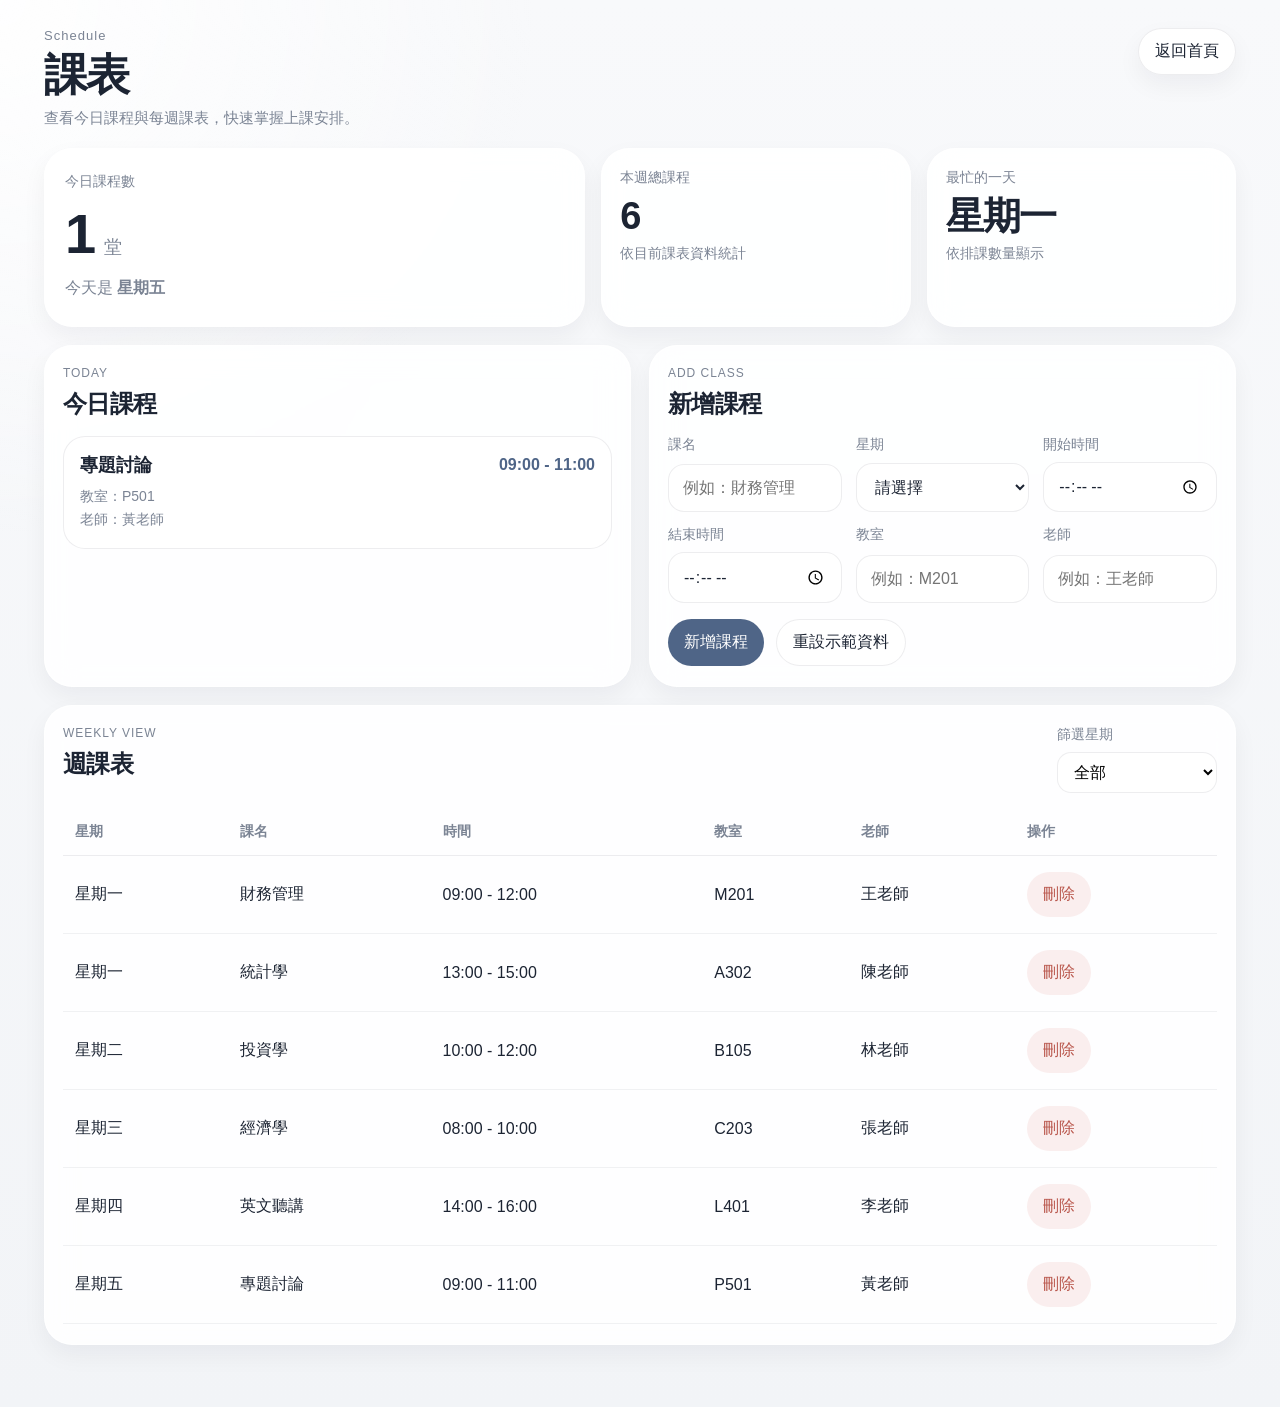
<file: schedule.html>
<!DOCTYPE html>
<html lang="zh-Hant">
<head>
  <meta charset="UTF-8" />
  <meta name="viewport" content="width=device-width, initial-scale=1.0" />
  <title>課表</title>
  <link rel="stylesheet" href="schedule.css" />
</head>
<body>
  <div class="page">
    <header class="topbar">
      <div>
        <p class="eyebrow">Schedule</p>
        <h1>課表</h1>
        <p class="subtitle">查看今日課程與每週課表，快速掌握上課安排。</p>
      </div>
      <a class="back-btn" href="index.html">返回首頁</a>
    </header>

    <section class="overview-grid">
      <article class="card overview-card overview-card--main">
        <p class="card-label">今日課程數</p>
        <div class="big-number-row">
          <span id="todayCount">0</span>
          <span class="unit">堂</span>
        </div>
        <p class="hint">今天是 <strong id="todayLabel">星期一</strong></p>
      </article>

      <article class="card overview-card">
        <p class="card-label">本週總課程</p>
        <h2 id="weekCount">0</h2>
        <p class="small-text">依目前課表資料統計</p>
      </article>

      <article class="card overview-card">
        <p class="card-label">最忙的一天</p>
        <h2 id="busiestDay">-</h2>
        <p class="small-text">依排課數量顯示</p>
      </article>
    </section>

    <section class="content-grid">
      <section class="card section-card">
        <div class="section-head">
          <div>
            <p class="section-tag">Today</p>
            <h2>今日課程</h2>
          </div>
        </div>
        <div class="today-list" id="todayList"></div>
        <p class="empty-text" id="todayEmpty">今天沒有安排課程。</p>
      </section>

      <section class="card section-card">
        <div class="section-head">
          <div>
            <p class="section-tag">Add Class</p>
            <h2>新增課程</h2>
          </div>
        </div>

        <form id="classForm" class="class-form">
          <div class="form-grid">
            <label class="field">
              <span>課名</span>
              <input type="text" id="courseName" placeholder="例如：財務管理" required />
            </label>

            <label class="field">
              <span>星期</span>
              <select id="day" required>
                <option value="">請選擇</option>
                <option value="星期一">星期一</option>
                <option value="星期二">星期二</option>
                <option value="星期三">星期三</option>
                <option value="星期四">星期四</option>
                <option value="星期五">星期五</option>
              </select>
            </label>

            <label class="field">
              <span>開始時間</span>
              <input type="time" id="startTime" required />
            </label>

            <label class="field">
              <span>結束時間</span>
              <input type="time" id="endTime" required />
            </label>

            <label class="field">
              <span>教室</span>
              <input type="text" id="room" placeholder="例如：M201" required />
            </label>

            <label class="field">
              <span>老師</span>
              <input type="text" id="teacher" placeholder="例如：王老師" required />
            </label>
          </div>

          <div class="form-actions">
            <button type="submit" class="primary-btn">新增課程</button>
            <button type="button" class="ghost-btn" id="resetBtn">重設示範資料</button>
          </div>
        </form>
      </section>
    </section>

    <section class="card section-card">
      <div class="section-head">
        <div>
          <p class="section-tag">Weekly View</p>
          <h2>週課表</h2>
        </div>

        <label class="mini-filter">
          <span>篩選星期</span>
          <select id="dayFilter">
            <option value="全部">全部</option>
            <option value="星期一">星期一</option>
            <option value="星期二">星期二</option>
            <option value="星期三">星期三</option>
            <option value="星期四">星期四</option>
            <option value="星期五">星期五</option>
          </select>
        </label>
      </div>

      <div class="table-wrap">
        <table>
          <thead>
            <tr>
              <th>星期</th>
              <th>課名</th>
              <th>時間</th>
              <th>教室</th>
              <th>老師</th>
              <th>操作</th>
            </tr>
          </thead>
          <tbody id="scheduleTableBody"></tbody>
        </table>
      </div>

      <p class="empty-text" id="tableEmpty">目前沒有符合條件的課表資料。</p>
    </section>
  </div>

  <script src="schedule.js"></script>
</body>
</html>
</file>
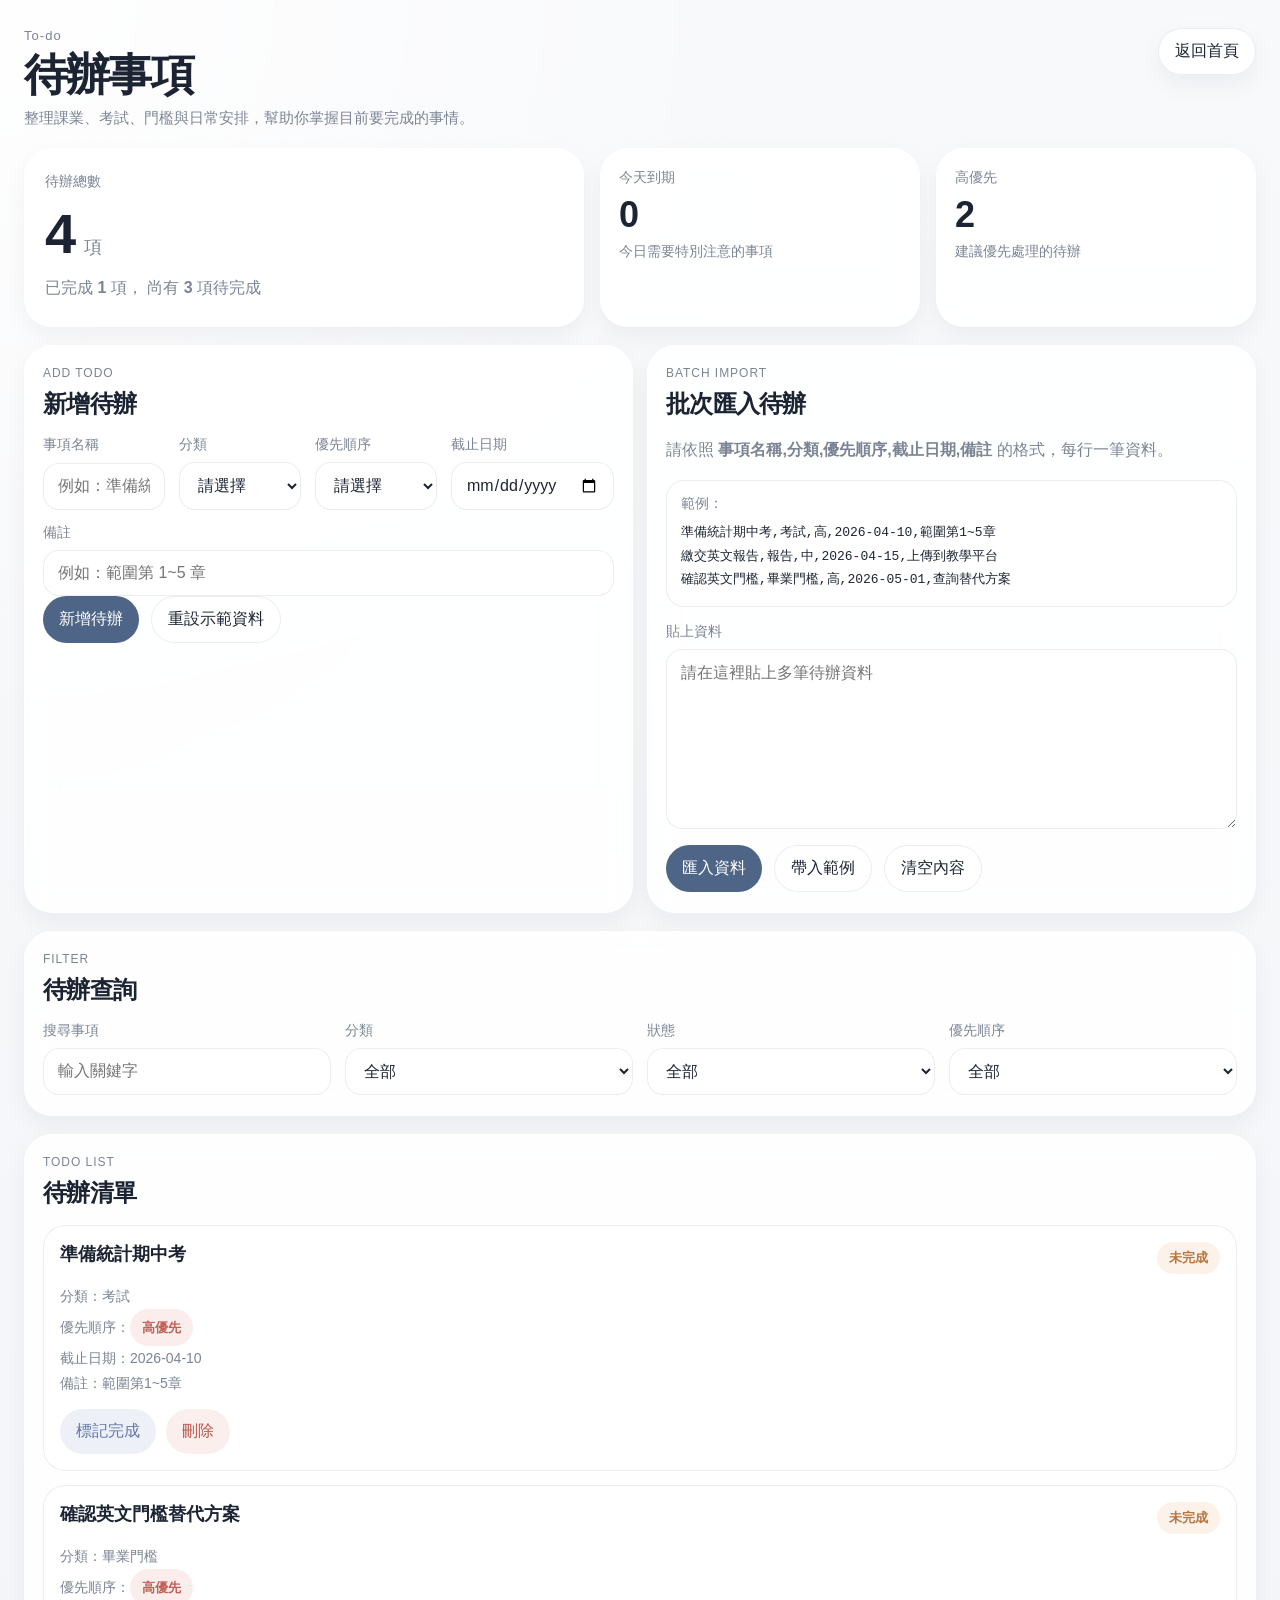
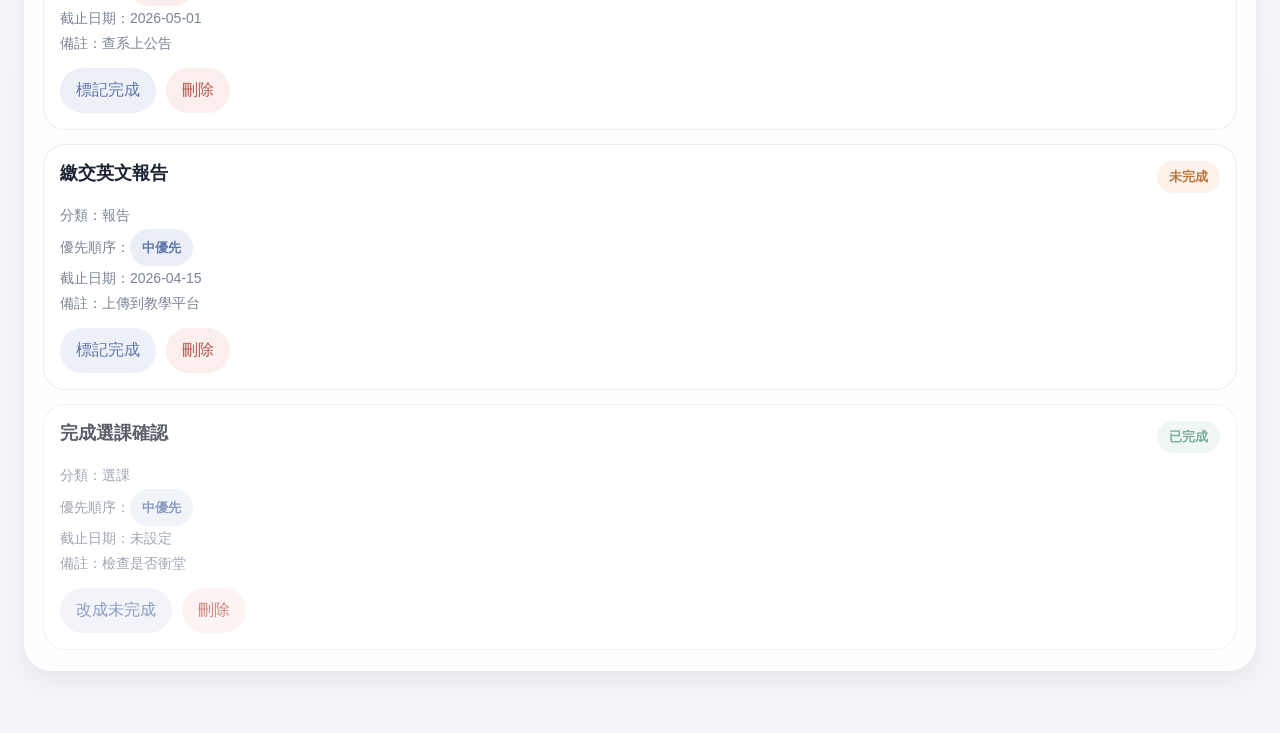
<file: todo.html>
<!DOCTYPE html>
<html lang="zh-Hant">
<head>
  <meta charset="UTF-8" />
  <meta name="viewport" content="width=device-width, initial-scale=1.0" />
  <title>待辦事項</title>
  <link rel="stylesheet" href="todo.css" />
</head>
<body>
  <div class="page">
    <header class="topbar">
      <div>
        <p class="eyebrow">To-do</p>
        <h1>待辦事項</h1>
        <p class="subtitle">整理課業、考試、門檻與日常安排，幫助你掌握目前要完成的事情。</p>
      </div>
      <a class="back-btn" href="index.html">返回首頁</a>
    </header>

    <section class="overview-grid">
      <article class="card overview-card overview-card--main">
        <p class="card-label">待辦總數</p>
        <div class="big-number-row">
          <span id="totalTodoCount">0</span>
          <span class="unit">項</span>
        </div>
        <p class="hint">
          已完成 <strong id="doneTodoCount">0</strong> 項，
          尚有 <strong id="pendingTodoCount">0</strong> 項待完成
        </p>
      </article>

      <article class="card overview-card">
        <p class="card-label">今天到期</p>
        <h2 id="todayDueCount">0</h2>
        <p class="small-text">今日需要特別注意的事項</p>
      </article>

      <article class="card overview-card">
        <p class="card-label">高優先</p>
        <h2 id="highPriorityCount">0</h2>
        <p class="small-text">建議優先處理的待辦</p>
      </article>
    </section>

    <section class="content-grid">
      <section class="card section-card">
        <div class="section-head">
          <div>
            <p class="section-tag">Add Todo</p>
            <h2>新增待辦</h2>
          </div>
        </div>

        <form id="todoForm" class="todo-form">
          <div class="form-grid">
            <label class="field">
              <span>事項名稱</span>
              <input type="text" id="titleInput" placeholder="例如：準備統計期中考" required />
            </label>

            <label class="field">
              <span>分類</span>
              <select id="categoryInput" required>
                <option value="">請選擇</option>
                <option value="課業">課業</option>
                <option value="考試">考試</option>
                <option value="報告">報告</option>
                <option value="畢業門檻">畢業門檻</option>
                <option value="選課">選課</option>
                <option value="其他">其他</option>
              </select>
            </label>

            <label class="field">
              <span>優先順序</span>
              <select id="priorityInput" required>
                <option value="">請選擇</option>
                <option value="高">高</option>
                <option value="中">中</option>
                <option value="低">低</option>
              </select>
            </label>

            <label class="field">
              <span>截止日期</span>
              <input type="date" id="dueDateInput" />
            </label>

            <label class="field field--full">
              <span>備註</span>
              <input type="text" id="noteInput" placeholder="例如：範圍第 1~5 章" />
            </label>
          </div>

          <div class="form-actions">
            <button type="submit" class="primary-btn">新增待辦</button>
            <button type="button" class="ghost-btn" id="resetDemoBtn">重設示範資料</button>
          </div>
        </form>
      </section>

      <section class="card section-card">
        <div class="section-head">
          <div>
            <p class="section-tag">Batch Import</p>
            <h2>批次匯入待辦</h2>
          </div>
        </div>

        <div class="import-box">
          <p class="import-hint">
            請依照
            <strong>事項名稱,分類,優先順序,截止日期,備註</strong>
            的格式，每行一筆資料。
          </p>

          <div class="import-example">
            <p>範例：</p>
            <pre>準備統計期中考,考試,高,2026-04-10,範圍第1~5章
繳交英文報告,報告,中,2026-04-15,上傳到教學平台
確認英文門檻,畢業門檻,高,2026-05-01,查詢替代方案</pre>
          </div>

          <label class="field">
            <span>貼上資料</span>
            <textarea id="batchImportInput" rows="8" placeholder="請在這裡貼上多筆待辦資料"></textarea>
          </label>

          <div class="form-actions">
            <button type="button" class="primary-btn" id="importBtn">匯入資料</button>
            <button type="button" class="ghost-btn" id="fillExampleBtn">帶入範例</button>
            <button type="button" class="ghost-btn" id="clearImportBtn">清空內容</button>
          </div>
        </div>
      </section>
    </section>

    <section class="card section-card">
      <div class="section-head">
        <div>
          <p class="section-tag">Filter</p>
          <h2>待辦查詢</h2>
        </div>
      </div>

      <div class="filters">
        <label class="field">
          <span>搜尋事項</span>
          <input type="text" id="searchInput" placeholder="輸入關鍵字" />
        </label>

        <label class="field">
          <span>分類</span>
          <select id="categoryFilter">
            <option value="全部">全部</option>
            <option value="課業">課業</option>
            <option value="考試">考試</option>
            <option value="報告">報告</option>
            <option value="畢業門檻">畢業門檻</option>
            <option value="選課">選課</option>
            <option value="其他">其他</option>
          </select>
        </label>

        <label class="field">
          <span>狀態</span>
          <select id="statusFilter">
            <option value="全部">全部</option>
            <option value="未完成">未完成</option>
            <option value="已完成">已完成</option>
          </select>
        </label>

        <label class="field">
          <span>優先順序</span>
          <select id="priorityFilter">
            <option value="全部">全部</option>
            <option value="高">高</option>
            <option value="中">中</option>
            <option value="低">低</option>
          </select>
        </label>
      </div>
    </section>

    <section class="card section-card">
      <div class="section-head">
        <div>
          <p class="section-tag">Todo List</p>
          <h2>待辦清單</h2>
        </div>
      </div>

      <div class="todo-list" id="todoList"></div>
      <p class="empty-text" id="emptyText">目前沒有符合條件的待辦事項。</p>
    </section>
  </div>

  <script src="todo.js"></script>
</body>
</html>
</file>
<file: style.css>
:root {
  --bg: #f4f5f7;
  --surface: #ffffff;
  --surface-soft: #f8f9fb;
  --text: #1c2433;
  --muted: #7b8494;
  --line: rgba(28, 36, 51, 0.08);

  --primary: #4f6587;
  --green: #77b69e;
  --orange: #eeae79;
  --blue: #7d96c7;
  --cyan: #89bfd0;
  --red: #dc7d73;

  --radius-2xl: 30px;
  --radius-xl: 24px;
  --radius-lg: 20px;
  --radius-md: 16px;

  --shadow-lg: 0 20px 40px rgba(18, 24, 38, 0.06);
  --shadow-md: 0 10px 24px rgba(18, 24, 38, 0.05);
}

* {
  box-sizing: border-box;
}

html,
body {
  margin: 0;
  padding: 0;
  font-family: "Noto Sans TC", "PingFang TC", "Microsoft JhengHei", sans-serif;
  background:
    radial-gradient(circle at top left, rgba(255, 255, 255, 0.92), transparent 28%),
    linear-gradient(180deg, #f8f9fb 0%, #f2f4f7 100%);
  color: var(--text);
}

body {
  min-height: 100vh;
}

button,
a {
  font: inherit;
  color: inherit;
}

button {
  border: none;
  background: none;
  cursor: pointer;
}

a {
  text-decoration: none;
}

.app-layout {
  min-height: 100vh;
}

.sidebar {
  display: none;
}

.main {
  max-width: 1220px;
  margin: 0 auto;
  padding: 20px 16px 140px;
}

.mobile-header {
  display: flex;
  justify-content: space-between;
  align-items: flex-start;
  gap: 16px;
  margin-bottom: 18px;
}

.term-text {
  margin: 0 0 8px;
  font-size: 13px;
  color: var(--muted);
  letter-spacing: 0.08em;
}

.mobile-header h1 {
  margin: 0;
  font-size: 34px;
  line-height: 1.1;
  letter-spacing: -0.04em;
}

.sub-text {
  margin: 8px 0 0;
  color: var(--muted);
  font-size: 15px;
}

.circle-btn {
  width: 42px;
  height: 42px;
  border-radius: 50%;
  background: rgba(255, 255, 255, 0.78);
  border: 1px solid var(--line);
  box-shadow: var(--shadow-md);
  color: #55647c;
  font-size: 22px;
  line-height: 1;
}

.hero-card {
  background: linear-gradient(180deg, rgba(255,255,255,0.94), rgba(255,255,255,0.84));
  border: 1px solid rgba(255,255,255,0.88);
  box-shadow: var(--shadow-lg);
  border-radius: 32px;
  padding: 22px 18px;
  margin-bottom: 16px;
  backdrop-filter: blur(16px);
}

.hero-top {
  display: grid;
  gap: 16px;
  margin-bottom: 18px;
}

.hero-label {
  margin: 0 0 10px;
  color: var(--muted);
  font-size: 14px;
  letter-spacing: 0.04em;
}

.hero-percent {
  font-size: 56px;
  font-weight: 700;
  line-height: 1;
  letter-spacing: -0.05em;
}

.hero-credit-box {
  padding: 16px;
  border-radius: 22px;
  background: var(--surface-soft);
  border: 1px solid var(--line);
}

.hero-credit-number {
  display: flex;
  align-items: baseline;
  gap: 6px;
  margin-bottom: 6px;
  letter-spacing: -0.03em;
}

.hero-credit-number span {
  font-size: 28px;
  font-weight: 700;
}

.hero-credit-number .slash {
  color: #a5adba;
}

.hero-credit-box p {
  margin: 0;
  color: var(--muted);
  font-size: 13px;
}

.hero-progress {
  width: 100%;
  height: 14px;
  border-radius: 999px;
  background: #e7ecf2;
  overflow: hidden;
}

.hero-progress__fill {
  width: 0;
  height: 100%;
  border-radius: inherit;
  background: linear-gradient(90deg, #617394, #4f6587);
}

.hero-bottom {
  margin-top: 16px;
  display: flex;
  justify-content: space-between;
  align-items: center;
  gap: 12px;
  flex-wrap: wrap;
}

.hero-bottom__left {
  display: flex;
  flex-direction: column;
  gap: 4px;
}

.muted {
  color: var(--muted);
  font-size: 13px;
}

.hero-bottom strong {
  font-size: 18px;
  letter-spacing: -0.02em;
}

.soft-pill {
  display: inline-flex;
  align-items: center;
  padding: 8px 12px;
  border-radius: 999px;
  background: #edf2f7;
  color: #55647c;
  font-size: 13px;
  font-weight: 700;
}

.summary-grid {
  display: grid;
  grid-template-columns: 1fr 1fr;
  gap: 12px;
  margin-bottom: 16px;
}

.summary-card {
  background: rgba(255,255,255,0.82);
  border: 1px solid rgba(255,255,255,0.88);
  border-radius: 24px;
  padding: 18px 16px;
  box-shadow: var(--shadow-md);
}

.summary-card p {
  margin: 0 0 8px;
  color: var(--muted);
  font-size: 13px;
}

.summary-card h3 {
  margin: 0;
  font-size: 28px;
  letter-spacing: -0.04em;
}

.summary-card span {
  display: block;
  margin-top: 8px;
  color: var(--muted);
  font-size: 13px;
}

.section-block {
  background: rgba(255,255,255,0.84);
  border: 1px solid rgba(255,255,255,0.9);
  border-radius: 28px;
  padding: 20px 18px;
  box-shadow: var(--shadow-md);
  margin-bottom: 16px;
  backdrop-filter: blur(16px);
}

.section-head {
  display: flex;
  justify-content: space-between;
  align-items: flex-start;
  gap: 12px;
  margin-bottom: 16px;
}

.section-tag {
  margin: 0 0 8px;
  color: var(--muted);
  font-size: 12px;
  letter-spacing: 0.08em;
  text-transform: uppercase;
}

.section-head h2 {
  margin: 0;
  font-size: 22px;
  letter-spacing: -0.03em;
}

.section-head a {
  color: var(--muted);
  font-size: 14px;
  padding-top: 4px;
}

.credit-list {
  display: grid;
  gap: 14px;
}

.credit-item {
  background: var(--surface);
  border: 1px solid var(--line);
  border-radius: 22px;
  padding: 16px;
}

.credit-item__top {
  display: flex;
  justify-content: space-between;
  align-items: flex-start;
  gap: 12px;
  margin-bottom: 12px;
}

.credit-item__name {
  font-size: 18px;
  font-weight: 700;
  margin: 0;
}

.credit-item__note {
  margin: 6px 0 0;
  color: var(--muted);
  font-size: 13px;
}

.credit-item__value {
  text-align: right;
}

.credit-item__value strong {
  display: block;
  font-size: 22px;
  letter-spacing: -0.03em;
}

.credit-item__value span {
  color: var(--muted);
  font-size: 13px;
}

.progress {
  width: 100%;
  height: 12px;
  border-radius: 999px;
  background: #e8edf3;
  overflow: hidden;
}

.progress__fill {
  width: 0;
  height: 100%;
  border-radius: inherit;
}

.fill-green {
  background: linear-gradient(90deg, #94c7b8, #77b69e);
}

.fill-orange {
  background: linear-gradient(90deg, #f3c291, #eeae79);
}

.fill-blue {
  background: linear-gradient(90deg, #98abd1, #7d96c7);
}

.fill-cyan {
  background: linear-gradient(90deg, #9fd0da, #89bfd0);
}

.credit-item__bottom {
  margin-top: 12px;
  display: flex;
  justify-content: space-between;
  align-items: center;
  gap: 12px;
}

.credit-item__bottom span:first-child {
  color: var(--muted);
  font-size: 13px;
}

.badge {
  min-width: 60px;
  text-align: center;
  padding: 7px 12px;
  border-radius: 999px;
  font-size: 13px;
  font-weight: 700;
  color: white;
}

.badge-green {
  background: var(--green);
}

.badge-orange {
  background: var(--orange);
}

.badge-blue {
  background: var(--blue);
}

.badge-cyan {
  background: var(--cyan);
}

.requirement-grid {
  display: grid;
  gap: 12px;
}

.requirement-card {
  display: flex;
  justify-content: space-between;
  align-items: center;
  gap: 12px;
  background: var(--surface);
  border: 1px solid var(--line);
  border-radius: 22px;
  padding: 15px 16px;
}

.requirement-card__title {
  font-size: 16px;
  font-weight: 700;
  margin: 0 0 6px;
}

.requirement-card__desc {
  margin: 0;
  color: var(--muted);
  font-size: 13px;
  line-height: 1.6;
}

.requirement-state {
  padding: 8px 12px;
  border-radius: 999px;
  font-size: 13px;
  font-weight: 700;
  white-space: nowrap;
}

.requirement-state.pending {
  background: rgba(220, 125, 115, 0.14);
  color: #c15e55;
}

.requirement-state.done {
  background: rgba(119, 182, 158, 0.18);
  color: #4c8c75;
}

.alert-list {
  margin: 0;
  padding-left: 20px;
  display: grid;
  gap: 10px;
  color: #3e4758;
  line-height: 1.8;
}

.action-grid {
  display: grid;
  grid-template-columns: 1fr 1fr;
  gap: 12px;
}

.action-card {
  background: var(--surface);
  border: 1px solid var(--line);
  border-radius: 22px;
  padding: 18px 14px;
  min-height: 92px;
  display: flex;
  flex-direction: column;
  justify-content: center;
  gap: 10px;
  text-align: left;
  transition: transform 0.15s ease, box-shadow 0.15s ease;
}

.action-card:hover {
  transform: translateY(-2px);
  box-shadow: 0 10px 20px rgba(18, 24, 38, 0.05);
}

.action-icon {
  font-size: 22px;
  color: #5a6880;
}

.desktop-extra {
  display: none;
}

.semester-grid {
  display: grid;
  grid-template-columns: 1fr;
  gap: 12px;
}

.mini-card {
  background: var(--surface);
  border: 1px solid var(--line);
  border-radius: 22px;
  padding: 18px 16px;
}

.mini-card p {
  margin: 0 0 8px;
  color: var(--muted);
  font-size: 13px;
}

.mini-card h3 {
  margin: 0;
  font-size: 26px;
  letter-spacing: -0.03em;
}

.overview-box {
  background: var(--surface);
  border: 1px solid var(--line);
  border-radius: 22px;
  padding: 18px 16px;
  color: #3f4959;
  line-height: 1.8;
}

.mobile-nav {
  position: fixed;
  left: 16px;
  right: 16px;
  bottom: 16px;
  display: grid;
  grid-template-columns: repeat(4, 1fr);
  background: rgba(255,255,255,0.9);
  border: 1px solid rgba(255,255,255,0.96);
  border-radius: 22px;
  box-shadow: 0 18px 32px rgba(18, 24, 38, 0.08);
  backdrop-filter: blur(20px);
  overflow: hidden;
}

.mobile-nav a {
  text-align: center;
  padding: 14px 8px;
  font-size: 14px;
  color: var(--muted);
}

.mobile-nav a.active {
  color: var(--text);
  font-weight: 700;
}

@media (min-width: 768px) {
  .main {
    padding: 28px 24px 40px;
  }

  .mobile-header {
    align-items: end;
  }

  .mobile-header h1 {
    font-size: 42px;
  }

  .hero-top {
    grid-template-columns: 1fr 240px;
    align-items: end;
  }

  .summary-grid {
    grid-template-columns: repeat(2, 1fr);
  }

  .requirement-grid {
    grid-template-columns: 1fr 1fr;
  }

  .mobile-nav {
    display: none;
  }
}

@media (min-width: 1180px) {
  .app-layout {
    display: grid;
    grid-template-columns: 240px 1fr;
  }

  .sidebar {
    display: flex;
    flex-direction: column;
    padding: 28px 20px;
    position: sticky;
    top: 0;
    height: 100vh;
    border-right: 1px solid rgba(28, 36, 51, 0.06);
    background: rgba(255,255,255,0.54);
    backdrop-filter: blur(18px);
  }

  .sidebar-brand {
    display: flex;
    align-items: center;
    gap: 12px;
    margin-bottom: 28px;
  }

  .sidebar-brand__dot {
    width: 18px;
    height: 18px;
    border-radius: 6px;
    background: linear-gradient(135deg, #6c7c98, #c5cfdb);
  }

  .sidebar-brand__sub {
    margin: 0 0 4px;
    color: var(--muted);
    font-size: 12px;
    letter-spacing: 0.08em;
  }

  .sidebar-brand h2 {
    margin: 0;
    font-size: 24px;
    letter-spacing: -0.04em;
  }

  .sidebar-nav {
    display: grid;
    gap: 8px;
  }

  .sidebar-nav a {
    padding: 12px 14px;
    border-radius: 16px;
    color: var(--muted);
    transition: background 0.15s ease, color 0.15s ease;
  }

  .sidebar-nav a:hover,
  .sidebar-nav a.active {
    background: rgba(255,255,255,0.94);
    color: var(--text);
    box-shadow: 0 8px 20px rgba(18, 24, 38, 0.04);
  }

  .main {
    padding: 32px;
    display: grid;
    grid-template-columns: 1.1fr 0.9fr;
    gap: 18px 18px;
    grid-template-areas:
      "header header"
      "hero hero"
      "summary summary"
      "credits requirements"
      "alerts actions"
      "extra extra";
  }

  .mobile-header {
    grid-area: header;
  }

  .hero-card {
    grid-area: hero;
    margin-bottom: 0;
  }

  .summary-grid {
    grid-area: summary;
    margin-bottom: 0;
  }

  .section-block:nth-of-type(1) {
    grid-area: credits;
    margin-bottom: 0;
  }

  .section-block:nth-of-type(2) {
    grid-area: requirements;
    margin-bottom: 0;
  }

  .section-block:nth-of-type(3) {
    grid-area: alerts;
    margin-bottom: 0;
  }

  .section-block:nth-of-type(4) {
    grid-area: actions;
    margin-bottom: 0;
  }

  .desktop-extra {
    grid-area: extra;
    display: grid;
    grid-template-columns: 1fr 1fr;
    gap: 18px;
  }
}
.mobile-nav {
  position: fixed;
  left: 16px;
  right: 16px;
  bottom: 16px;
  display: grid;
  grid-template-columns: repeat(4, 1fr);
  background: rgba(255, 255, 255, 0.88);
  border: 1px solid rgba(255, 255, 255, 0.82);
  border-radius: 22px;
  box-shadow: 0 18px 32px rgba(23, 31, 48, 0.08);
  backdrop-filter: blur(20px);
  overflow: hidden;
  z-index: 1000;
}
.name-edit {
  margin-top: 10px;
}

.edit-btn {
  padding: 8px 14px;
  border-radius: 999px;
  background: rgba(255,255,255,0.8);
  border: 1px solid var(--line);
  font-size: 13px;
}

.name-edit-box {
  display: flex;
  gap: 8px;
  margin-top: 10px;
}

.name-edit-box input {
  padding: 10px 12px;
  border-radius: 999px;
  border: 1px solid var(--line);
  outline: none;
}

.name-edit-box button {
  padding: 10px 14px;
  border-radius: 999px;
  background: var(--primary);
  color: white;
}

.hidden {
  display: none;
}
.hidden {
  display: none !important;
}

/* 右上角那顆隱藏 */
.circle-btn {
  display: none !important;
}

:root {
  --text: #1f2937;
  --line: rgba(148, 163, 184, 0.25);
}



:root {
  --text: #1f2937;
}

/* 右上角三點按鈕 */
.fab-menu-btn {
  position: fixed;
  top: 84px;
  right: 20px;
  width: 52px;
  height: 52px;
  border-radius: 50%;
  background: rgba(255, 255, 255, 0.9);
  border: 1px solid rgba(255, 255, 255, 0.95);
  box-shadow:
    0 10px 30px rgba(17, 24, 39, 0.12),
    0 2px 8px rgba(17, 24, 39, 0.06);
  backdrop-filter: blur(18px);
  -webkit-backdrop-filter: blur(18px);
  display: flex;
  align-items: center;
  justify-content: center;
  gap: 4px;
  z-index: 1200;
  cursor: pointer;
  transition:
    transform 0.25s ease,
    box-shadow 0.25s ease,
    background 0.25s ease;
}

.fab-menu-btn:hover {
  transform: translateY(-2px);
}

.fab-menu-btn:active {
  transform: scale(0.96);
}

.fab-menu-btn span {
  width: 5px;
  height: 5px;
  border-radius: 50%;
  background: #6f7c91;
  display: block;
}
/* 右上角原本那顆隱藏 */
.circle-btn {
  display: none !important;
}

/* 手機底部舊導覽隱藏 */
.mobile-nav {
  display: none !important;
}

/* 右上角三點按鈕 */
.fab-menu-btn {
  position: fixed;
  top: 84px;
  right: 20px;
  width: 52px;
  height: 52px;
  border-radius: 50%;
  background: rgba(255, 255, 255, 0.92);
  border: 1px solid rgba(255, 255, 255, 0.95);
  box-shadow:
    0 10px 30px rgba(17, 24, 39, 0.12),
    0 2px 8px rgba(17, 24, 39, 0.06);
  display: flex;
  align-items: center;
  justify-content: center;
  gap: 4px;
  z-index: 1200;
  cursor: pointer;
  padding: 0;
}

.fab-menu-btn span {
  width: 5px;
  height: 5px;
  border-radius: 50%;
  background: #6f7c91;
  display: block;
}

/* 背景 */
.menu-backdrop {
  position: fixed;
  inset: 0;
  background: rgba(20, 28, 40, 0.04);
  z-index: 1100;
  opacity: 0;
  visibility: hidden;
  pointer-events: none;
  transition: opacity 0.22s ease, visibility 0.22s ease;
}

.menu-backdrop.show {
  opacity: 1;
  visibility: visible;
  pointer-events: auto;
}

/* 右上角展開選單 */
.iphone-menu {
  position: fixed;
  top: 146px;
  right: 20px;
  width: 200px;
  max-height: 50vh;
  overflow-y: auto;
  overflow-x: hidden;
  display: flex;
  flex-direction: column;
  gap: 4px;
  padding: 10px;
  border-radius: 22px;
  background: rgba(255, 255, 255, 0.96);
  border: 1px solid rgba(255, 255, 255, 0.96);
  box-shadow:
    0 20px 50px rgba(17, 24, 39, 0.14),
    0 6px 18px rgba(17, 24, 39, 0.08);
  z-index: 1150;
  opacity: 0;
  visibility: hidden;
  pointer-events: none;
  transform: translateY(-8px) scale(0.98);
  transform-origin: top right;
  transition:
    opacity 0.22s ease,
    transform 0.22s ease,
    visibility 0.22s ease;
}

.iphone-menu.show {
  opacity: 1;
  visibility: visible;
  pointer-events: auto;
  transform: translateY(0) scale(1);
}

.iphone-menu a {
  display: block;
  padding: 12px 14px;
  border-radius: 14px;
  color: var(--text);
  font-size: 15px;
  line-height: 1.25;
  text-decoration: none;
}

.iphone-menu a:hover,
.iphone-menu a:active {
  background: rgba(68, 81, 104, 0.08);
}

/* 桌機版不顯示 */
@media (min-width: 768px) {
  .fab-menu-btn,
  .iphone-menu,
  .menu-backdrop {
    display: none !important;
  }
}
</file>
<file: course-selection.css>
:root {
  --bg: #f4f5f7;
  --surface: #ffffff;
  --text: #1c2433;
  --muted: #7b8494;
  --line: rgba(28, 36, 51, 0.08);

  --primary: #4f6587;
  --green: #77b69e;
  --orange: #eeae79;
  --red: #dc7d73;

  --radius-xl: 28px;
  --radius-lg: 22px;
  --radius-md: 16px;

  --shadow-lg: 0 18px 40px rgba(18, 24, 38, 0.06);
  --shadow-md: 0 10px 24px rgba(18, 24, 38, 0.05);
}

* {
  box-sizing: border-box;
}

html,
body {
  margin: 0;
  padding: 0;
  background:
    radial-gradient(circle at top left, rgba(255, 255, 255, 0.92), transparent 28%),
    linear-gradient(180deg, #f8f9fb 0%, #f2f4f7 100%);
  color: var(--text);
  font-family:
    "Noto Sans TC",
    "PingFang TC",
    "Microsoft JhengHei",
    sans-serif;
}

body {
  min-height: 100vh;
}

button,
input,
select {
  font: inherit;
}

button {
  border: none;
  cursor: pointer;
}

.page {
  max-width: 1320px;
  margin: 0 auto;
  padding: 24px 16px 40px;
}

.topbar {
  display: flex;
  justify-content: space-between;
  align-items: flex-start;
  gap: 16px;
  margin-bottom: 20px;
}

.eyebrow {
  margin: 0 0 8px;
  font-size: 13px;
  color: var(--muted);
  letter-spacing: 0.08em;
}

.topbar h1 {
  margin: 0;
  font-size: 38px;
  line-height: 1.1;
  letter-spacing: -0.04em;
}

.subtitle {
  margin: 10px 0 0;
  color: var(--muted);
  font-size: 15px;
}

.back-btn {
  display: inline-flex;
  align-items: center;
  justify-content: center;
  padding: 12px 16px;
  border-radius: 999px;
  background: rgba(255, 255, 255, 0.88);
  border: 1px solid var(--line);
  text-decoration: none;
  color: var(--text);
  box-shadow: var(--shadow-md);
}

.card {
  background: rgba(255, 255, 255, 0.88);
  border: 1px solid rgba(255, 255, 255, 0.94);
  border-radius: var(--radius-xl);
  box-shadow: var(--shadow-md);
  backdrop-filter: blur(14px);
}

.section-card {
  padding: 20px 18px;
  margin-bottom: 18px;
}

.section-head {
  display: flex;
  justify-content: space-between;
  align-items: flex-start;
  gap: 14px;
  margin-bottom: 16px;
}

.section-tag {
  margin: 0 0 8px;
  color: var(--muted);
  font-size: 12px;
  letter-spacing: 0.08em;
  text-transform: uppercase;
}

.section-head h2 {
  margin: 0;
  font-size: 24px;
  letter-spacing: -0.03em;
}

.overview-grid {
  display: grid;
  gap: 16px;
  margin-bottom: 18px;
}

.overview-card {
  padding: 20px 18px;
}

.overview-card--main {
  padding: 24px 20px;
}

.card-label {
  margin: 0 0 10px;
  color: var(--muted);
  font-size: 14px;
}

.big-number-row {
  display: flex;
  align-items: baseline;
  gap: 8px;
  margin-bottom: 16px;
  letter-spacing: -0.04em;
}

.big-number-row #selectedCredits,
.big-number-row #maxCredits {
  font-size: 52px;
  font-weight: 700;
}

.slash {
  color: #a4acb8;
  font-size: 28px;
}

.unit {
  color: var(--muted);
  font-size: 18px;
}

.progress {
  width: 100%;
  height: 14px;
  border-radius: 999px;
  background: #e7ecf2;
  overflow: hidden;
}

.progress__fill {
  width: 0;
  height: 100%;
  border-radius: inherit;
}

.progress__fill--dark {
  background: linear-gradient(90deg, #617394, #4f6587);
}

.hint {
  margin: 14px 0 0;
  color: var(--muted);
  line-height: 1.7;
}

.overview-card h2 {
  margin: 0;
  font-size: 34px;
  line-height: 1.1;
  letter-spacing: -0.03em;
}

.small-text {
  margin: 10px 0 0;
  color: var(--muted);
  font-size: 14px;
}

.filters {
  display: grid;
  gap: 14px;
}

.field {
  display: grid;
  gap: 8px;
}

.field span {
  font-size: 14px;
  color: var(--muted);
}

.field input,
.field select {
  width: 100%;
  padding: 13px 14px;
  border-radius: 16px;
  border: 1px solid var(--line);
  background: #fff;
  color: var(--text);
  outline: none;
}

.field input:focus,
.field select:focus {
  border-color: rgba(79, 101, 135, 0.4);
  box-shadow: 0 0 0 4px rgba(79, 101, 135, 0.08);
}

.content-grid {
  display: grid;
  gap: 18px;
}

.table-wrap {
  overflow-x: auto;
}

table {
  width: 100%;
  min-width: 980px;
  border-collapse: collapse;
}

thead th {
  text-align: left;
  padding: 14px 12px;
  font-size: 14px;
  color: var(--muted);
  border-bottom: 1px solid var(--line);
  white-space: nowrap;
}

tbody td {
  padding: 16px 12px;
  border-bottom: 1px solid rgba(28, 36, 51, 0.06);
  vertical-align: middle;
}

.action-btn {
  padding: 8px 12px;
  border-radius: 999px;
  white-space: nowrap;
}

.action-btn--add {
  background: rgba(119, 182, 158, 0.16);
  color: #4d8e76;
}

.action-btn--remove {
  background: rgba(220, 125, 115, 0.14);
  color: #c15e55;
}

.selected-list {
  display: grid;
  gap: 12px;
}

.selected-card {
  background: var(--surface);
  border: 1px solid var(--line);
  border-radius: 22px;
  padding: 16px;
}

.selected-card__top {
  display: flex;
  justify-content: space-between;
  gap: 12px;
  align-items: center;
  margin-bottom: 8px;
}

.selected-card__name {
  margin: 0;
  font-size: 18px;
  font-weight: 700;
}

.selected-card__credits {
  color: var(--primary);
  font-weight: 700;
}

.selected-card__meta {
  color: var(--muted);
  font-size: 14px;
  line-height: 1.7;
  margin-bottom: 12px;
}

.alert-list {
  margin: 0;
  padding-left: 20px;
  display: grid;
  gap: 10px;
  line-height: 1.8;
  color: #3f4959;
}

.empty-text {
  display: none;
  margin: 16px 0 0;
  color: var(--muted);
}

@media (min-width: 768px) {
  .page {
    padding: 28px 24px 44px;
  }

  .overview-grid {
    grid-template-columns: 1.4fr 0.8fr 0.8fr;
  }

  .filters {
    grid-template-columns: 1.3fr 1fr 1fr;
  }

  .content-grid {
    grid-template-columns: 1.25fr 0.75fr;
  }
}

@media (min-width: 1100px) {
  .topbar h1 {
    font-size: 44px;
  }
}
:root {
  --bg: #f4f5f7;
  --surface: #ffffff;
  --text: #1c2433;
  --muted: #7b8494;
  --line: rgba(28, 36, 51, 0.08);

  --primary: #4f6587;
  --green: #77b69e;
  --orange: #eeae79;
  --red: #dc7d73;

  --radius-xl: 28px;
  --radius-lg: 22px;
  --radius-md: 16px;

  --shadow-lg: 0 18px 40px rgba(18, 24, 38, 0.06);
  --shadow-md: 0 10px 24px rgba(18, 24, 38, 0.05);
}

* {
  box-sizing: border-box;
}

html,
body {
  margin: 0;
  padding: 0;
  background:
    radial-gradient(circle at top left, rgba(255, 255, 255, 0.92), transparent 28%),
    linear-gradient(180deg, #f8f9fb 0%, #f2f4f7 100%);
  color: var(--text);
  font-family:
    "Noto Sans TC",
    "PingFang TC",
    "Microsoft JhengHei",
    sans-serif;
}

body {
  min-height: 100vh;
}

button,
input,
select,
textarea {
  font: inherit;
}

button {
  border: none;
  cursor: pointer;
}

.page {
  max-width: 1320px;
  margin: 0 auto;
  padding: 24px 16px 40px;
}

.topbar {
  display: flex;
  justify-content: space-between;
  align-items: flex-start;
  gap: 16px;
  margin-bottom: 20px;
}

.eyebrow {
  margin: 0 0 8px;
  font-size: 13px;
  color: var(--muted);
  letter-spacing: 0.08em;
}

.topbar h1 {
  margin: 0;
  font-size: 38px;
  line-height: 1.1;
  letter-spacing: -0.04em;
}

.subtitle {
  margin: 10px 0 0;
  color: var(--muted);
  font-size: 15px;
}

.back-btn {
  display: inline-flex;
  align-items: center;
  justify-content: center;
  padding: 12px 16px;
  border-radius: 999px;
  background: rgba(255, 255, 255, 0.88);
  border: 1px solid var(--line);
  text-decoration: none;
  color: var(--text);
  box-shadow: var(--shadow-md);
}

.card {
  background: rgba(255, 255, 255, 0.88);
  border: 1px solid rgba(255, 255, 255, 0.94);
  border-radius: var(--radius-xl);
  box-shadow: var(--shadow-md);
  backdrop-filter: blur(14px);
}

.section-card {
  padding: 20px 18px;
  margin-bottom: 18px;
}

.section-head {
  display: flex;
  justify-content: space-between;
  align-items: flex-start;
  gap: 14px;
  margin-bottom: 16px;
}

.section-tag {
  margin: 0 0 8px;
  color: var(--muted);
  font-size: 12px;
  letter-spacing: 0.08em;
  text-transform: uppercase;
}

.section-head h2 {
  margin: 0;
  font-size: 24px;
  letter-spacing: -0.03em;
}

.overview-grid {
  display: grid;
  gap: 16px;
  margin-bottom: 18px;
}

.overview-card {
  padding: 20px 18px;
}

.overview-card--main {
  padding: 24px 20px;
}

.card-label {
  margin: 0 0 10px;
  color: var(--muted);
  font-size: 14px;
}

.big-number-row {
  display: flex;
  align-items: baseline;
  gap: 8px;
  margin-bottom: 16px;
  letter-spacing: -0.04em;
}

.big-number-row #selectedCredits,
.big-number-row #maxCredits {
  font-size: 52px;
  font-weight: 700;
}

.slash {
  color: #a4acb8;
  font-size: 28px;
}

.unit {
  color: var(--muted);
  font-size: 18px;
}

.progress {
  width: 100%;
  height: 14px;
  border-radius: 999px;
  background: #e7ecf2;
  overflow: hidden;
}

.progress__fill {
  width: 0;
  height: 100%;
  border-radius: inherit;
}

.progress__fill--dark {
  background: linear-gradient(90deg, #617394, #4f6587);
}

.hint {
  margin: 14px 0 0;
  color: var(--muted);
  line-height: 1.7;
}

.overview-card h2 {
  margin: 0;
  font-size: 34px;
  line-height: 1.1;
  letter-spacing: -0.03em;
}

.small-text {
  margin: 10px 0 0;
  color: var(--muted);
  font-size: 14px;
}

.filters,
.form-grid {
  display: grid;
  gap: 14px;
}

.field {
  display: grid;
  gap: 8px;
}

.field span {
  font-size: 14px;
  color: var(--muted);
}

.field input,
.field select,
.field textarea {
  width: 100%;
  padding: 13px 14px;
  border-radius: 16px;
  border: 1px solid var(--line);
  background: #fff;
  color: var(--text);
  outline: none;
}

.field textarea {
  resize: vertical;
  min-height: 180px;
}

.field input:focus,
.field select:focus,
.field textarea:focus {
  border-color: rgba(79, 101, 135, 0.4);
  box-shadow: 0 0 0 4px rgba(79, 101, 135, 0.08);
}

.content-grid {
  display: grid;
  gap: 18px;
}

.table-wrap {
  overflow-x: auto;
}

table {
  width: 100%;
  min-width: 980px;
  border-collapse: collapse;
}

thead th {
  text-align: left;
  padding: 14px 12px;
  font-size: 14px;
  color: var(--muted);
  border-bottom: 1px solid var(--line);
  white-space: nowrap;
}

tbody td {
  padding: 16px 12px;
  border-bottom: 1px solid rgba(28, 36, 51, 0.06);
  vertical-align: middle;
}

.action-btn {
  padding: 8px 12px;
  border-radius: 999px;
  white-space: nowrap;
}

.action-btn--add {
  background: rgba(119, 182, 158, 0.16);
  color: #4d8e76;
}

.action-btn--remove {
  background: rgba(220, 125, 115, 0.14);
  color: #c15e55;
}

.selected-list {
  display: grid;
  gap: 12px;
}

.selected-card {
  background: var(--surface);
  border: 1px solid var(--line);
  border-radius: 22px;
  padding: 16px;
}

.selected-card__top {
  display: flex;
  justify-content: space-between;
  gap: 12px;
  align-items: center;
  margin-bottom: 8px;
}

.selected-card__name {
  margin: 0;
  font-size: 18px;
  font-weight: 700;
}

.selected-card__credits {
  color: var(--primary);
  font-weight: 700;
}

.selected-card__meta {
  color: var(--muted);
  font-size: 14px;
  line-height: 1.7;
  margin-bottom: 12px;
}

.form-actions {
  display: flex;
  flex-wrap: wrap;
  gap: 12px;
}

.primary-btn,
.ghost-btn {
  padding: 12px 16px;
  border-radius: 999px;
}

.primary-btn {
  background: var(--primary);
  color: white;
}

.ghost-btn {
  background: rgba(255, 255, 255, 0.86);
  border: 1px solid var(--line);
  color: var(--text);
}

.import-box {
  display: grid;
  gap: 16px;
}

.import-hint {
  margin: 0;
  color: var(--muted);
  line-height: 1.8;
}

.import-example {
  background: #fff;
  border: 1px solid var(--line);
  border-radius: 18px;
  padding: 14px;
}

.import-example p {
  margin: 0 0 8px;
  color: var(--muted);
  font-size: 14px;
}

.import-example pre {
  margin: 0;
  white-space: pre-wrap;
  word-break: break-word;
  line-height: 1.8;
  color: var(--text);
}

.alert-list {
  margin: 0;
  padding-left: 20px;
  display: grid;
  gap: 10px;
  line-height: 1.8;
  color: #3f4959;
}

.empty-text {
  display: none;
  margin: 16px 0 0;
  color: var(--muted);
}

@media (min-width: 768px) {
  .page {
    padding: 28px 24px 44px;
  }

  .overview-grid {
    grid-template-columns: 1.4fr 0.8fr 0.8fr;
  }

  .filters {
    grid-template-columns: 1.3fr 1fr 1fr;
  }

  .content-grid {
    grid-template-columns: 1fr 1fr;
  }

  .form-grid {
    grid-template-columns: repeat(2, 1fr);
  }
}

@media (min-width: 1100px) {
  .topbar h1 {
    font-size: 44px;
  }

  .form-grid {
    grid-template-columns: repeat(4, 1fr);
  }
}
</file>
<file: credits.css>
:root {
  --bg: #f4f5f7;
  --surface: #ffffff;
  --surface-soft: #f8f9fb;
  --text: #1c2433;
  --muted: #7b8494;
  --line: rgba(28, 36, 51, 0.08);

  --primary: #4f6587;
  --green: #77b69e;
  --orange: #eeae79;
  --blue: #7d96c7;
  --cyan: #89bfd0;
  --red: #dc7d73;

  --radius-xl: 28px;
  --radius-lg: 22px;
  --radius-md: 16px;

  --shadow-lg: 0 18px 40px rgba(18, 24, 38, 0.06);
  --shadow-md: 0 10px 24px rgba(18, 24, 38, 0.05);
}

* {
  box-sizing: border-box;
}

html,
body {
  margin: 0;
  padding: 0;
  background:
    radial-gradient(circle at top left, rgba(255, 255, 255, 0.92), transparent 28%),
    linear-gradient(180deg, #f8f9fb 0%, #f2f4f7 100%);
  color: var(--text);
  font-family:
    "Noto Sans TC",
    "PingFang TC",
    "Microsoft JhengHei",
    sans-serif;
}

body {
  min-height: 100vh;
}

button,
input,
select,
textarea {
  font: inherit;
}

button {
  border: none;
  cursor: pointer;
}

.page {
  max-width: 1240px;
  margin: 0 auto;
  padding: 24px 16px 40px;
}

.topbar {
  display: flex;
  justify-content: space-between;
  align-items: flex-start;
  gap: 16px;
  margin-bottom: 20px;
}

.eyebrow {
  margin: 0 0 8px;
  font-size: 13px;
  color: var(--muted);
  letter-spacing: 0.08em;
}

.topbar h1 {
  margin: 0;
  font-size: 38px;
  line-height: 1.1;
  letter-spacing: -0.04em;
}

.subtitle {
  margin: 10px 0 0;
  color: var(--muted);
  font-size: 15px;
}

.back-btn {
  display: inline-flex;
  align-items: center;
  justify-content: center;
  padding: 12px 16px;
  border-radius: 999px;
  background: rgba(255,255,255,0.88);
  border: 1px solid var(--line);
  text-decoration: none;
  color: var(--text);
  box-shadow: var(--shadow-md);
}

.card {
  background: rgba(255, 255, 255, 0.88);
  border: 1px solid rgba(255, 255, 255, 0.94);
  border-radius: var(--radius-xl);
  box-shadow: var(--shadow-md);
  backdrop-filter: blur(14px);
}

.section-card {
  padding: 20px 18px;
  margin-bottom: 18px;
}

.section-head {
  display: flex;
  justify-content: space-between;
  align-items: flex-start;
  gap: 14px;
  margin-bottom: 16px;
}

.section-tag {
  margin: 0 0 8px;
  color: var(--muted);
  font-size: 12px;
  letter-spacing: 0.08em;
  text-transform: uppercase;
}

.section-head h2 {
  margin: 0;
  font-size: 24px;
  letter-spacing: -0.03em;
}

/* overview */
.overview-grid {
  display: grid;
  gap: 16px;
  margin-bottom: 18px;
}

.overview-card {
  padding: 20px 18px;
}

.overview-card--main {
  padding: 24px 20px;
}

.card-label {
  margin: 0 0 10px;
  color: var(--muted);
  font-size: 14px;
}

.big-number-row {
  display: flex;
  align-items: baseline;
  gap: 8px;
  margin-bottom: 16px;
  letter-spacing: -0.04em;
}

.big-number-row #earnedCredits,
.big-number-row #requiredCredits {
  font-size: 52px;
  font-weight: 700;
}

.slash {
  color: #a4acb8;
  font-size: 28px;
}

.unit {
  color: var(--muted);
  font-size: 18px;
}

.progress {
  width: 100%;
  height: 14px;
  border-radius: 999px;
  background: #e7ecf2;
  overflow: hidden;
}

.progress__fill {
  width: 0;
  height: 100%;
  border-radius: inherit;
}

.progress__fill--dark {
  background: linear-gradient(90deg, #617394, #4f6587);
}

.progress__fill--green {
  background: linear-gradient(90deg, #94c7b8, #77b69e);
}

.progress__fill--orange {
  background: linear-gradient(90deg, #f3c291, #eeae79);
}

.progress__fill--blue {
  background: linear-gradient(90deg, #98abd1, #7d96c7);
}

.progress__fill--cyan {
  background: linear-gradient(90deg, #9fd0da, #89bfd0);
}

.hint {
  margin: 14px 0 0;
  color: var(--muted);
  line-height: 1.7;
}

.overview-card h2 {
  margin: 0;
  font-size: 38px;
  line-height: 1;
  letter-spacing: -0.03em;
}

.small-text {
  margin: 10px 0 0;
  color: var(--muted);
  font-size: 14px;
}

/* category list */
.category-list {
  display: grid;
  gap: 14px;
}

.category-item {
  background: var(--surface);
  border: 1px solid var(--line);
  border-radius: 22px;
  padding: 16px;
}

.category-item__top {
  display: flex;
  justify-content: space-between;
  gap: 12px;
  align-items: flex-start;
  margin-bottom: 12px;
}

.category-item__name {
  margin: 0;
  font-size: 18px;
  font-weight: 700;
}

.category-item__detail {
  margin: 6px 0 0;
  color: var(--muted);
  font-size: 13px;
}

.category-item__value {
  text-align: right;
}

.category-item__value strong {
  display: block;
  font-size: 22px;
  letter-spacing: -0.03em;
}

.category-item__value span {
  color: var(--muted);
  font-size: 13px;
}

.category-item__bottom {
  margin-top: 12px;
  display: flex;
  justify-content: space-between;
  gap: 12px;
  align-items: center;
}

.badge {
  min-width: 60px;
  text-align: center;
  padding: 7px 12px;
  border-radius: 999px;
  color: white;
  font-size: 13px;
  font-weight: 700;
}

.badge-green { background: var(--green); }
.badge-orange { background: var(--orange); }
.badge-blue { background: var(--blue); }
.badge-cyan { background: var(--cyan); }

/* grid */
.content-grid {
  display: grid;
  gap: 18px;
}

/* form */
.course-form {
  display: grid;
  gap: 16px;
}

.form-grid,
.filters {
  display: grid;
  gap: 14px;
}

.field {
  display: grid;
  gap: 8px;
}

.field span {
  font-size: 14px;
  color: var(--muted);
}

.field input,
.field select {
  width: 100%;
  padding: 13px 14px;
  border-radius: 16px;
  border: 1px solid var(--line);
  background: #fff;
  color: var(--text);
  outline: none;
}

.field input:focus,
.field select:focus {
  border-color: rgba(79, 101, 135, 0.4);
  box-shadow: 0 0 0 4px rgba(79, 101, 135, 0.08);
}

.form-actions {
  display: flex;
  flex-wrap: wrap;
  gap: 12px;
}

.primary-btn,
.ghost-btn {
  padding: 12px 16px;
  border-radius: 999px;
}

.primary-btn {
  background: var(--primary);
  color: white;
}

.ghost-btn {
  background: rgba(255, 255, 255, 0.86);
  border: 1px solid var(--line);
  color: var(--text);
}

/* alerts */
.alert-list {
  margin: 0;
  padding-left: 20px;
  display: grid;
  gap: 10px;
  line-height: 1.8;
  color: #3f4959;
}

/* table */
.table-wrap {
  overflow-x: auto;
}

table {
  width: 100%;
  min-width: 760px;
  border-collapse: collapse;
}

thead th {
  text-align: left;
  padding: 14px 12px;
  font-size: 14px;
  color: var(--muted);
  border-bottom: 1px solid var(--line);
  white-space: nowrap;
}

tbody td {
  padding: 16px 12px;
  border-bottom: 1px solid rgba(28, 36, 51, 0.06);
  vertical-align: middle;
}

.status-pill {
  display: inline-flex;
  align-items: center;
  justify-content: center;
  padding: 7px 12px;
  border-radius: 999px;
  font-size: 13px;
  font-weight: 700;
  white-space: nowrap;
}

.status-pill--passed {
  background: rgba(119, 182, 158, 0.16);
  color: #4d8e76;
}

.status-pill--ongoing {
  background: rgba(125, 150, 199, 0.16);
  color: #5f78ab;
}

.status-pill--failed {
  background: rgba(220, 125, 115, 0.14);
  color: #c15e55;
}

.delete-btn {
  padding: 8px 12px;
  border-radius: 999px;
  background: rgba(220, 125, 115, 0.12);
  color: #b9574d;
}

.empty-text {
  display: none;
  margin: 16px 0 0;
  color: var(--muted);
}

/* responsive */
@media (min-width: 768px) {
  .page {
    padding: 28px 24px 44px;
  }

  .overview-grid {
    grid-template-columns: 1.4fr 0.8fr 0.8fr;
    align-items: stretch;
  }

  .content-grid {
    grid-template-columns: 1.2fr 0.8fr;
  }

  .form-grid,
  .filters {
    grid-template-columns: repeat(2, 1fr);
  }
}

@media (min-width: 1100px) {
  .topbar h1 {
    font-size: 44px;
  }

  .form-grid {
    grid-template-columns: repeat(3, 1fr);
  }

  .filters {
    grid-template-columns: 1.3fr 1fr 1fr 1fr;
  }
}
textarea {
  font: inherit;
}

.field textarea {
  width: 100%;
  padding: 13px 14px;
  border-radius: 16px;
  border: 1px solid var(--line);
  background: #fff;
  color: var(--text);
  outline: none;
  resize: vertical;
  min-height: 180px;
}

.field textarea:focus {
  border-color: rgba(79, 101, 135, 0.4);
  box-shadow: 0 0 0 4px rgba(79, 101, 135, 0.08);
}

.import-box {
  display: grid;
  gap: 16px;
}

.import-hint {
  margin: 0;
  color: var(--muted);
  line-height: 1.8;
}

.import-example {
  background: #fff;
  border: 1px solid var(--line);
  border-radius: 18px;
  padding: 14px;
}

.import-example p {
  margin: 0 0 8px;
  color: var(--muted);
  font-size: 14px;
}

.import-example pre {
  margin: 0;
  white-space: pre-wrap;
  word-break: break-word;
  line-height: 1.8;
  color: var(--text);
}
</file>
<file: grades.css>
:root {
  --bg: #f4f5f7;
  --surface: #ffffff;
  --text: #1c2433;
  --muted: #7b8494;
  --line: rgba(28, 36, 51, 0.08);
  --primary: #4f6587;
  --green: #77b69e;
  --orange: #eeae79;
  --red: #dc7d73;
  --radius-xl: 28px;
  --shadow-md: 0 10px 24px rgba(18, 24, 38, 0.05);
}

* { box-sizing: border-box; }

html, body {
  margin: 0;
  padding: 0;
  background:
    radial-gradient(circle at top left, rgba(255,255,255,0.92), transparent 28%),
    linear-gradient(180deg, #f8f9fb 0%, #f2f4f7 100%);
  color: var(--text);
  font-family: "Noto Sans TC","PingFang TC","Microsoft JhengHei",sans-serif;
}

body { min-height: 100vh; }
button, input, select, textarea { font: inherit; }
button { border: none; cursor: pointer; }

.page {
  max-width: 1320px;
  margin: 0 auto;
  padding: 24px 16px 40px;
}

.topbar {
  display: flex;
  justify-content: space-between;
  align-items: flex-start;
  gap: 16px;
  margin-bottom: 20px;
}

.eyebrow {
  margin: 0 0 8px;
  font-size: 13px;
  color: var(--muted);
  letter-spacing: 0.08em;
}

.topbar h1 {
  margin: 0;
  font-size: 38px;
  line-height: 1.1;
  letter-spacing: -0.04em;
}

.subtitle {
  margin: 10px 0 0;
  color: var(--muted);
  font-size: 15px;
}

.back-btn {
  display: inline-flex;
  align-items: center;
  justify-content: center;
  padding: 12px 16px;
  border-radius: 999px;
  background: rgba(255,255,255,0.88);
  border: 1px solid var(--line);
  text-decoration: none;
  color: var(--text);
  box-shadow: var(--shadow-md);
}

.card {
  background: rgba(255,255,255,0.88);
  border: 1px solid rgba(255,255,255,0.94);
  border-radius: var(--radius-xl);
  box-shadow: var(--shadow-md);
  backdrop-filter: blur(14px);
}

.section-card {
  padding: 20px 18px;
  margin-bottom: 18px;
}

.section-head {
  display: flex;
  justify-content: space-between;
  align-items: flex-start;
  gap: 14px;
  margin-bottom: 16px;
}

.section-tag {
  margin: 0 0 8px;
  color: var(--muted);
  font-size: 12px;
  letter-spacing: 0.08em;
  text-transform: uppercase;
}

.section-head h2 {
  margin: 0;
  font-size: 24px;
  letter-spacing: -0.03em;
}

.overview-grid {
  display: grid;
  gap: 16px;
  margin-bottom: 18px;
}

.overview-card {
  padding: 20px 18px;
}

.overview-card--main {
  padding: 24px 20px;
}

.card-label {
  margin: 0 0 10px;
  color: var(--muted);
  font-size: 14px;
}

.big-number-row {
  display: flex;
  align-items: baseline;
  gap: 8px;
  margin-bottom: 8px;
  letter-spacing: -0.04em;
}

.big-number-row #overallAverage {
  font-size: 56px;
  font-weight: 700;
}

.unit {
  color: var(--muted);
  font-size: 18px;
}

.hint {
  margin: 8px 0 0;
  color: var(--muted);
  line-height: 1.7;
}

.overview-card h2 {
  margin: 0;
  font-size: 36px;
  line-height: 1;
  letter-spacing: -0.03em;
}

.small-text {
  margin: 10px 0 0;
  color: var(--muted);
  font-size: 14px;
}

.content-grid,
.filters,
.form-grid {
  display: grid;
  gap: 14px;
}

.field {
  display: grid;
  gap: 8px;
}

.field span {
  font-size: 14px;
  color: var(--muted);
}

.field input,
.field select,
.field textarea {
  width: 100%;
  padding: 13px 14px;
  border-radius: 16px;
  border: 1px solid var(--line);
  background: #fff;
  color: var(--text);
  outline: none;
}

.field textarea {
  resize: vertical;
  min-height: 180px;
}

.field input:focus,
.field select:focus,
.field textarea:focus {
  border-color: rgba(79,101,135,0.4);
  box-shadow: 0 0 0 4px rgba(79,101,135,0.08);
}

.form-actions {
  display: flex;
  flex-wrap: wrap;
  gap: 12px;
}

.primary-btn,
.ghost-btn,
.delete-btn {
  padding: 12px 16px;
  border-radius: 999px;
}

.primary-btn {
  background: var(--primary);
  color: white;
}

.ghost-btn {
  background: rgba(255,255,255,0.86);
  border: 1px solid var(--line);
  color: var(--text);
}

.delete-btn {
  background: rgba(220,125,115,0.12);
  color: #b9574d;
}

.import-box {
  display: grid;
  gap: 16px;
}

.import-hint {
  margin: 0;
  color: var(--muted);
  line-height: 1.8;
}

.import-example {
  background: #fff;
  border: 1px solid var(--line);
  border-radius: 18px;
  padding: 14px;
}

.import-example p {
  margin: 0 0 8px;
  color: var(--muted);
  font-size: 14px;
}

.import-example pre {
  margin: 0;
  white-space: pre-wrap;
  word-break: break-word;
  line-height: 1.8;
  color: var(--text);
}

.table-wrap {
  overflow-x: auto;
}

table {
  width: 100%;
  min-width: 760px;
  border-collapse: collapse;
}

thead th {
  text-align: left;
  padding: 14px 12px;
  font-size: 14px;
  color: var(--muted);
  border-bottom: 1px solid var(--line);
  white-space: nowrap;
}

tbody td {
  padding: 16px 12px;
  border-bottom: 1px solid rgba(28,36,51,0.06);
  vertical-align: middle;
}

.empty-text {
  display: none;
  margin: 16px 0 0;
  color: var(--muted);
}

@media (min-width: 768px) {
  .page { padding: 28px 24px 44px; }

  .overview-grid {
    grid-template-columns: 1.4fr 0.8fr 0.8fr;
  }

  .content-grid {
    grid-template-columns: 1fr 1fr;
  }

  .filters {
    grid-template-columns: 1.3fr 1fr 1fr;
  }

  .form-grid {
    grid-template-columns: repeat(3, 1fr);
  }
}

@media (min-width: 1100px) {
  .topbar h1 { font-size: 44px; }
}
</file>
<file: requirement.css>
:root {
  --bg: #f4f5f7;
  --surface: #ffffff;
  --text: #1c2433;
  --muted: #7b8494;
  --line: rgba(28, 36, 51, 0.08);

  --primary: #4f6587;
  --green: #77b69e;
  --orange: #eeae79;
  --blue: #7d96c7;
  --red: #dc7d73;

  --radius-xl: 28px;
  --radius-lg: 22px;
  --radius-md: 16px;

  --shadow-lg: 0 18px 40px rgba(18, 24, 38, 0.06);
  --shadow-md: 0 10px 24px rgba(18, 24, 38, 0.05);
}

* {
  box-sizing: border-box;
}

html,
body {
  margin: 0;
  padding: 0;
  background:
    radial-gradient(circle at top left, rgba(255, 255, 255, 0.92), transparent 28%),
    linear-gradient(180deg, #f8f9fb 0%, #f2f4f7 100%);
  color: var(--text);
  font-family:
    "Noto Sans TC",
    "PingFang TC",
    "Microsoft JhengHei",
    sans-serif;
}

body {
  min-height: 100vh;
}

button,
input,
select {
  font: inherit;
}

button {
  border: none;
  cursor: pointer;
}

.page {
  max-width: 1240px;
  margin: 0 auto;
  padding: 24px 16px 40px;
}

.topbar {
  display: flex;
  justify-content: space-between;
  align-items: flex-start;
  gap: 16px;
  margin-bottom: 20px;
}

.eyebrow {
  margin: 0 0 8px;
  font-size: 13px;
  color: var(--muted);
  letter-spacing: 0.08em;
}

.topbar h1 {
  margin: 0;
  font-size: 38px;
  line-height: 1.1;
  letter-spacing: -0.04em;
}

.subtitle {
  margin: 10px 0 0;
  color: var(--muted);
  font-size: 15px;
}

.back-btn {
  display: inline-flex;
  align-items: center;
  justify-content: center;
  padding: 12px 16px;
  border-radius: 999px;
  background: rgba(255,255,255,0.88);
  border: 1px solid var(--line);
  text-decoration: none;
  color: var(--text);
  box-shadow: var(--shadow-md);
}

.card {
  background: rgba(255, 255, 255, 0.88);
  border: 1px solid rgba(255, 255, 255, 0.94);
  border-radius: var(--radius-xl);
  box-shadow: var(--shadow-md);
  backdrop-filter: blur(14px);
}

.section-card {
  padding: 20px 18px;
  margin-bottom: 18px;
}

.section-head {
  display: flex;
  justify-content: space-between;
  align-items: flex-start;
  gap: 14px;
  margin-bottom: 16px;
}

.section-tag {
  margin: 0 0 8px;
  color: var(--muted);
  font-size: 12px;
  letter-spacing: 0.08em;
  text-transform: uppercase;
}

.section-head h2 {
  margin: 0;
  font-size: 24px;
  letter-spacing: -0.03em;
}

/* overview */
.overview-grid {
  display: grid;
  gap: 16px;
  margin-bottom: 18px;
}

.overview-card {
  padding: 20px 18px;
}

.overview-card--main {
  padding: 24px 20px;
}

.card-label {
  margin: 0 0 10px;
  color: var(--muted);
  font-size: 14px;
}

.big-number-row {
  display: flex;
  align-items: baseline;
  gap: 8px;
  margin-bottom: 16px;
  letter-spacing: -0.04em;
}

.big-number-row #doneCount,
.big-number-row #totalCount {
  font-size: 52px;
  font-weight: 700;
}

.slash {
  color: #a4acb8;
  font-size: 28px;
}

.unit {
  color: var(--muted);
  font-size: 18px;
}

.progress {
  width: 100%;
  height: 14px;
  border-radius: 999px;
  background: #e7ecf2;
  overflow: hidden;
}

.progress__fill {
  width: 0;
  height: 100%;
  border-radius: inherit;
}

.progress__fill--dark {
  background: linear-gradient(90deg, #617394, #4f6587);
}

.hint {
  margin: 14px 0 0;
  color: var(--muted);
  line-height: 1.7;
}

.overview-card h2 {
  margin: 0;
  font-size: 38px;
  line-height: 1;
  letter-spacing: -0.03em;
}

.small-text {
  margin: 10px 0 0;
  color: var(--muted);
  font-size: 14px;
}

/* status grid */
.status-grid {
  display: grid;
  gap: 14px;
}

.status-card {
  background: var(--surface);
  border: 1px solid var(--line);
  border-radius: 22px;
  padding: 16px;
}

.status-card__top {
  display: flex;
  justify-content: space-between;
  gap: 12px;
  align-items: flex-start;
  margin-bottom: 10px;
}

.status-card__title {
  margin: 0;
  font-size: 18px;
  font-weight: 700;
}

.status-card__desc {
  margin: 6px 0 0;
  color: var(--muted);
  font-size: 13px;
  line-height: 1.6;
}

.status-pill {
  display: inline-flex;
  align-items: center;
  justify-content: center;
  padding: 7px 12px;
  border-radius: 999px;
  font-size: 13px;
  font-weight: 700;
  white-space: nowrap;
}

.status-pill--done {
  background: rgba(119, 182, 158, 0.16);
  color: #4d8e76;
}

.status-pill--pending {
  background: rgba(220, 125, 115, 0.14);
  color: #c15e55;
}

/* form */
.content-grid {
  display: grid;
  gap: 18px;
}

.requirement-form {
  display: grid;
  gap: 18px;
}

.form-block {
  padding: 16px;
  border-radius: 22px;
  background: #fff;
  border: 1px solid var(--line);
}

.form-block h3 {
  margin: 0 0 14px;
  font-size: 18px;
}

.form-grid {
  display: grid;
  gap: 14px;
}

.field {
  display: grid;
  gap: 8px;
}

.field span {
  font-size: 14px;
  color: var(--muted);
}

.field input,
.field select {
  width: 100%;
  padding: 13px 14px;
  border-radius: 16px;
  border: 1px solid var(--line);
  background: #fff;
  color: var(--text);
  outline: none;
}

.field input:focus,
.field select:focus {
  border-color: rgba(79, 101, 135, 0.4);
  box-shadow: 0 0 0 4px rgba(79, 101, 135, 0.08);
}

.field--full {
  grid-column: 1 / -1;
}

.form-actions {
  display: flex;
  flex-wrap: wrap;
  gap: 12px;
}

.primary-btn,
.ghost-btn {
  padding: 12px 16px;
  border-radius: 999px;
}

.primary-btn {
  background: var(--primary);
  color: white;
}

.ghost-btn {
  background: rgba(255, 255, 255, 0.86);
  border: 1px solid var(--line);
  color: var(--text);
}

/* alerts */
.alert-list {
  margin: 0;
  padding-left: 20px;
  display: grid;
  gap: 10px;
  line-height: 1.8;
  color: #3f4959;
}

/* responsive */
@media (min-width: 768px) {
  .page {
    padding: 28px 24px 44px;
  }

  .overview-grid {
    grid-template-columns: 1.4fr 0.8fr 0.8fr;
    align-items: stretch;
  }

  .status-grid {
    grid-template-columns: 1fr 1fr;
  }

  .content-grid {
    grid-template-columns: 1.2fr 0.8fr;
  }

  .form-grid {
    grid-template-columns: repeat(2, 1fr);
  }
}

@media (min-width: 1100px) {
  .topbar h1 {
    font-size: 44px;
  }

  .form-grid {
    grid-template-columns: repeat(3, 1fr);
  }
}
</file>
<file: schedule.css>
:root {
  --bg: #f4f5f7;
  --surface: #ffffff;
  --text: #1c2433;
  --muted: #7b8494;
  --line: rgba(28, 36, 51, 0.08);

  --primary: #4f6587;
  --green: #77b69e;
  --blue: #7d96c7;
  --red: #dc7d73;

  --radius-xl: 28px;
  --radius-lg: 22px;
  --radius-md: 16px;

  --shadow-lg: 0 18px 40px rgba(18, 24, 38, 0.06);
  --shadow-md: 0 10px 24px rgba(18, 24, 38, 0.05);
}

* {
  box-sizing: border-box;
}

html,
body {
  margin: 0;
  padding: 0;
  background:
    radial-gradient(circle at top left, rgba(255, 255, 255, 0.92), transparent 28%),
    linear-gradient(180deg, #f8f9fb 0%, #f2f4f7 100%);
  color: var(--text);
  font-family:
    "Noto Sans TC",
    "PingFang TC",
    "Microsoft JhengHei",
    sans-serif;
}

body {
  min-height: 100vh;
}

button,
input,
select {
  font: inherit;
}

button {
  border: none;
  cursor: pointer;
}

.page {
  max-width: 1240px;
  margin: 0 auto;
  padding: 24px 16px 40px;
}

.topbar {
  display: flex;
  justify-content: space-between;
  align-items: flex-start;
  gap: 16px;
  margin-bottom: 20px;
}

.eyebrow {
  margin: 0 0 8px;
  font-size: 13px;
  color: var(--muted);
  letter-spacing: 0.08em;
}

.topbar h1 {
  margin: 0;
  font-size: 38px;
  line-height: 1.1;
  letter-spacing: -0.04em;
}

.subtitle {
  margin: 10px 0 0;
  color: var(--muted);
  font-size: 15px;
}

.back-btn {
  display: inline-flex;
  align-items: center;
  justify-content: center;
  padding: 12px 16px;
  border-radius: 999px;
  background: rgba(255,255,255,0.88);
  border: 1px solid var(--line);
  text-decoration: none;
  color: var(--text);
  box-shadow: var(--shadow-md);
}

.card {
  background: rgba(255, 255, 255, 0.88);
  border: 1px solid rgba(255, 255, 255, 0.94);
  border-radius: var(--radius-xl);
  box-shadow: var(--shadow-md);
  backdrop-filter: blur(14px);
}

.section-card {
  padding: 20px 18px;
  margin-bottom: 18px;
}

.section-head {
  display: flex;
  justify-content: space-between;
  align-items: flex-start;
  gap: 14px;
  margin-bottom: 16px;
}

.section-tag {
  margin: 0 0 8px;
  color: var(--muted);
  font-size: 12px;
  letter-spacing: 0.08em;
  text-transform: uppercase;
}

.section-head h2 {
  margin: 0;
  font-size: 24px;
  letter-spacing: -0.03em;
}

.overview-grid {
  display: grid;
  gap: 16px;
  margin-bottom: 18px;
}

.overview-card {
  padding: 20px 18px;
}

.overview-card--main {
  padding: 24px 20px;
}

.card-label {
  margin: 0 0 10px;
  color: var(--muted);
  font-size: 14px;
}

.big-number-row {
  display: flex;
  align-items: baseline;
  gap: 8px;
  margin-bottom: 8px;
  letter-spacing: -0.04em;
}

.big-number-row #todayCount {
  font-size: 56px;
  font-weight: 700;
}

.unit {
  color: var(--muted);
  font-size: 18px;
}

.hint {
  margin: 8px 0 0;
  color: var(--muted);
  line-height: 1.7;
}

.overview-card h2 {
  margin: 0;
  font-size: 38px;
  line-height: 1;
  letter-spacing: -0.03em;
}

.small-text {
  margin: 10px 0 0;
  color: var(--muted);
  font-size: 14px;
}

.content-grid {
  display: grid;
  gap: 18px;
}

.today-list {
  display: grid;
  gap: 12px;
}

.today-card {
  background: var(--surface);
  border: 1px solid var(--line);
  border-radius: 22px;
  padding: 16px;
}

.today-card__top {
  display: flex;
  justify-content: space-between;
  gap: 12px;
  align-items: center;
  margin-bottom: 8px;
}

.today-card__name {
  margin: 0;
  font-size: 18px;
  font-weight: 700;
}

.today-card__time {
  color: var(--primary);
  font-weight: 700;
}

.today-card__meta {
  color: var(--muted);
  font-size: 14px;
  line-height: 1.7;
}

.class-form {
  display: grid;
  gap: 16px;
}

.form-grid {
  display: grid;
  gap: 14px;
}

.field {
  display: grid;
  gap: 8px;
}

.field span {
  font-size: 14px;
  color: var(--muted);
}

.field input,
.field select {
  width: 100%;
  padding: 13px 14px;
  border-radius: 16px;
  border: 1px solid var(--line);
  background: #fff;
  color: var(--text);
  outline: none;
}

.field input:focus,
.field select:focus {
  border-color: rgba(79, 101, 135, 0.4);
  box-shadow: 0 0 0 4px rgba(79, 101, 135, 0.08);
}

.form-actions {
  display: flex;
  flex-wrap: wrap;
  gap: 12px;
}

.primary-btn,
.ghost-btn,
.delete-btn {
  padding: 12px 16px;
  border-radius: 999px;
}

.primary-btn {
  background: var(--primary);
  color: white;
}

.ghost-btn {
  background: rgba(255, 255, 255, 0.86);
  border: 1px solid var(--line);
  color: var(--text);
}

.mini-filter {
  display: grid;
  gap: 8px;
  min-width: 160px;
}

.mini-filter span {
  font-size: 14px;
  color: var(--muted);
}

.mini-filter select {
  padding: 10px 12px;
  border-radius: 14px;
  border: 1px solid var(--line);
  background: #fff;
}

.table-wrap {
  overflow-x: auto;
}

table {
  width: 100%;
  min-width: 760px;
  border-collapse: collapse;
}

thead th {
  text-align: left;
  padding: 14px 12px;
  font-size: 14px;
  color: var(--muted);
  border-bottom: 1px solid var(--line);
  white-space: nowrap;
}

tbody td {
  padding: 16px 12px;
  border-bottom: 1px solid rgba(28, 36, 51, 0.06);
  vertical-align: middle;
}

.delete-btn {
  background: rgba(220, 125, 115, 0.12);
  color: #b9574d;
}

.empty-text {
  display: none;
  margin: 16px 0 0;
  color: var(--muted);
}

@media (min-width: 768px) {
  .page {
    padding: 28px 24px 44px;
  }

  .overview-grid {
    grid-template-columns: 1.4fr 0.8fr 0.8fr;
  }

  .content-grid {
    grid-template-columns: 1fr 1fr;
  }

  .form-grid {
    grid-template-columns: repeat(2, 1fr);
  }
}

@media (min-width: 1100px) {
  .topbar h1 {
    font-size: 44px;
  }

  .form-grid {
    grid-template-columns: repeat(3, 1fr);
  }
}
</file>
<file: todo.css>
:root {
  --bg: #f4f5f7;
  --surface: #ffffff;
  --text: #1c2433;
  --muted: #7b8494;
  --line: rgba(28, 36, 51, 0.08);
  --primary: #4f6587;
  --green: #77b69e;
  --orange: #eeae79;
  --red: #dc7d73;
  --blue: #7d96c7;
  --radius-xl: 28px;
  --radius-lg: 22px;
  --radius-md: 16px;
  --shadow-md: 0 10px 24px rgba(18, 24, 38, 0.05);
}

* {
  box-sizing: border-box;
}

html,
body {
  margin: 0;
  padding: 0;
  background:
    radial-gradient(circle at top left, rgba(255,255,255,0.92), transparent 28%),
    linear-gradient(180deg, #f8f9fb 0%, #f2f4f7 100%);
  color: var(--text);
  font-family: "Noto Sans TC", "PingFang TC", "Microsoft JhengHei", sans-serif;
}

body {
  min-height: 100vh;
}

button,
input,
select,
textarea {
  font: inherit;
}

button {
  border: none;
  cursor: pointer;
}

.page {
  max-width: 1320px;
  margin: 0 auto;
  padding: 24px 16px 40px;
}

.topbar {
  display: flex;
  justify-content: space-between;
  align-items: flex-start;
  gap: 16px;
  margin-bottom: 20px;
}

.eyebrow {
  margin: 0 0 8px;
  font-size: 13px;
  color: var(--muted);
  letter-spacing: 0.08em;
}

.topbar h1 {
  margin: 0;
  font-size: 38px;
  line-height: 1.1;
  letter-spacing: -0.04em;
}

.subtitle {
  margin: 10px 0 0;
  color: var(--muted);
  font-size: 15px;
}

.back-btn {
  display: inline-flex;
  align-items: center;
  justify-content: center;
  padding: 12px 16px;
  border-radius: 999px;
  background: rgba(255,255,255,0.88);
  border: 1px solid var(--line);
  text-decoration: none;
  color: var(--text);
  box-shadow: var(--shadow-md);
}

.card {
  background: rgba(255,255,255,0.88);
  border: 1px solid rgba(255,255,255,0.94);
  border-radius: var(--radius-xl);
  box-shadow: var(--shadow-md);
  backdrop-filter: blur(14px);
}

.section-card {
  padding: 20px 18px;
  margin-bottom: 18px;
}

.section-head {
  display: flex;
  justify-content: space-between;
  align-items: flex-start;
  gap: 14px;
  margin-bottom: 16px;
}

.section-tag {
  margin: 0 0 8px;
  color: var(--muted);
  font-size: 12px;
  letter-spacing: 0.08em;
  text-transform: uppercase;
}

.section-head h2 {
  margin: 0;
  font-size: 24px;
  letter-spacing: -0.03em;
}

.overview-grid {
  display: grid;
  gap: 16px;
  margin-bottom: 18px;
}

.overview-card {
  padding: 20px 18px;
}

.overview-card--main {
  padding: 24px 20px;
}

.card-label {
  margin: 0 0 10px;
  color: var(--muted);
  font-size: 14px;
}

.big-number-row {
  display: flex;
  align-items: baseline;
  gap: 8px;
  margin-bottom: 8px;
  letter-spacing: -0.04em;
}

.big-number-row #totalTodoCount {
  font-size: 56px;
  font-weight: 700;
}

.unit {
  color: var(--muted);
  font-size: 18px;
}

.hint {
  margin: 8px 0 0;
  color: var(--muted);
  line-height: 1.7;
}

.overview-card h2 {
  margin: 0;
  font-size: 36px;
  line-height: 1;
  letter-spacing: -0.03em;
}

.small-text {
  margin: 10px 0 0;
  color: var(--muted);
  font-size: 14px;
}

.content-grid,
.filters,
.form-grid {
  display: grid;
  gap: 14px;
}

.field {
  display: grid;
  gap: 8px;
}

.field span {
  font-size: 14px;
  color: var(--muted);
}

.field input,
.field select,
.field textarea {
  width: 100%;
  padding: 13px 14px;
  border-radius: 16px;
  border: 1px solid var(--line);
  background: #fff;
  color: var(--text);
  outline: none;
}

.field textarea {
  resize: vertical;
  min-height: 180px;
}

.field input:focus,
.field select:focus,
.field textarea:focus {
  border-color: rgba(79,101,135,0.4);
  box-shadow: 0 0 0 4px rgba(79,101,135,0.08);
}

.field--full {
  grid-column: 1 / -1;
}

.form-actions {
  display: flex;
  flex-wrap: wrap;
  gap: 12px;
}

.primary-btn,
.ghost-btn,
.action-btn,
.delete-btn {
  padding: 12px 16px;
  border-radius: 999px;
}

.primary-btn {
  background: var(--primary);
  color: white;
}

.ghost-btn {
  background: rgba(255,255,255,0.86);
  border: 1px solid var(--line);
  color: var(--text);
}

.import-box {
  display: grid;
  gap: 16px;
}

.import-hint {
  margin: 0;
  color: var(--muted);
  line-height: 1.8;
}

.import-example {
  background: #fff;
  border: 1px solid var(--line);
  border-radius: 18px;
  padding: 14px;
}

.import-example p {
  margin: 0 0 8px;
  color: var(--muted);
  font-size: 14px;
}

.import-example pre {
  margin: 0;
  white-space: pre-wrap;
  word-break: break-word;
  line-height: 1.8;
  color: var(--text);
}

.todo-list {
  display: grid;
  gap: 14px;
}

.todo-card {
  background: #fff;
  border: 1px solid var(--line);
  border-radius: 22px;
  padding: 16px;
}

.todo-card.done {
  opacity: 0.72;
}

.todo-card__top {
  display: flex;
  justify-content: space-between;
  gap: 12px;
  align-items: flex-start;
  margin-bottom: 10px;
}

.todo-card__title {
  margin: 0;
  font-size: 18px;
  font-weight: 700;
}

.todo-card__meta {
  color: var(--muted);
  font-size: 14px;
  line-height: 1.8;
  margin-bottom: 12px;
}

.todo-card__actions {
  display: flex;
  flex-wrap: wrap;
  gap: 10px;
}

.badge {
  display: inline-flex;
  align-items: center;
  justify-content: center;
  padding: 7px 12px;
  border-radius: 999px;
  font-size: 13px;
  font-weight: 700;
  white-space: nowrap;
}

.badge-status-pending {
  background: rgba(238, 174, 121, 0.16);
  color: #b8753f;
}

.badge-status-done {
  background: rgba(119, 182, 158, 0.16);
  color: #4d8e76;
}

.badge-priority-high {
  background: rgba(220, 125, 115, 0.14);
  color: #c15e55;
}

.badge-priority-medium {
  background: rgba(125, 150, 199, 0.16);
  color: #6078ab;
}

.badge-priority-low {
  background: rgba(119, 182, 158, 0.16);
  color: #4d8e76;
}

.action-btn {
  background: rgba(125, 150, 199, 0.14);
  color: #6078ab;
}

.delete-btn {
  background: rgba(220, 125, 115, 0.12);
  color: #b9574d;
}

.empty-text {
  display: none;
  margin: 16px 0 0;
  color: var(--muted);
}

@media (min-width: 768px) {
  .page {
    padding: 28px 24px 44px;
  }

  .overview-grid {
    grid-template-columns: 1.4fr 0.8fr 0.8fr;
  }

  .content-grid {
    grid-template-columns: 1fr 1fr;
  }

  .filters {
    grid-template-columns: repeat(4, 1fr);
  }

  .form-grid {
    grid-template-columns: repeat(2, 1fr);
  }
}

@media (min-width: 1100px) {
  .topbar h1 {
    font-size: 44px;
  }

  .form-grid {
    grid-template-columns: repeat(4, 1fr);
  }
}
</file>
